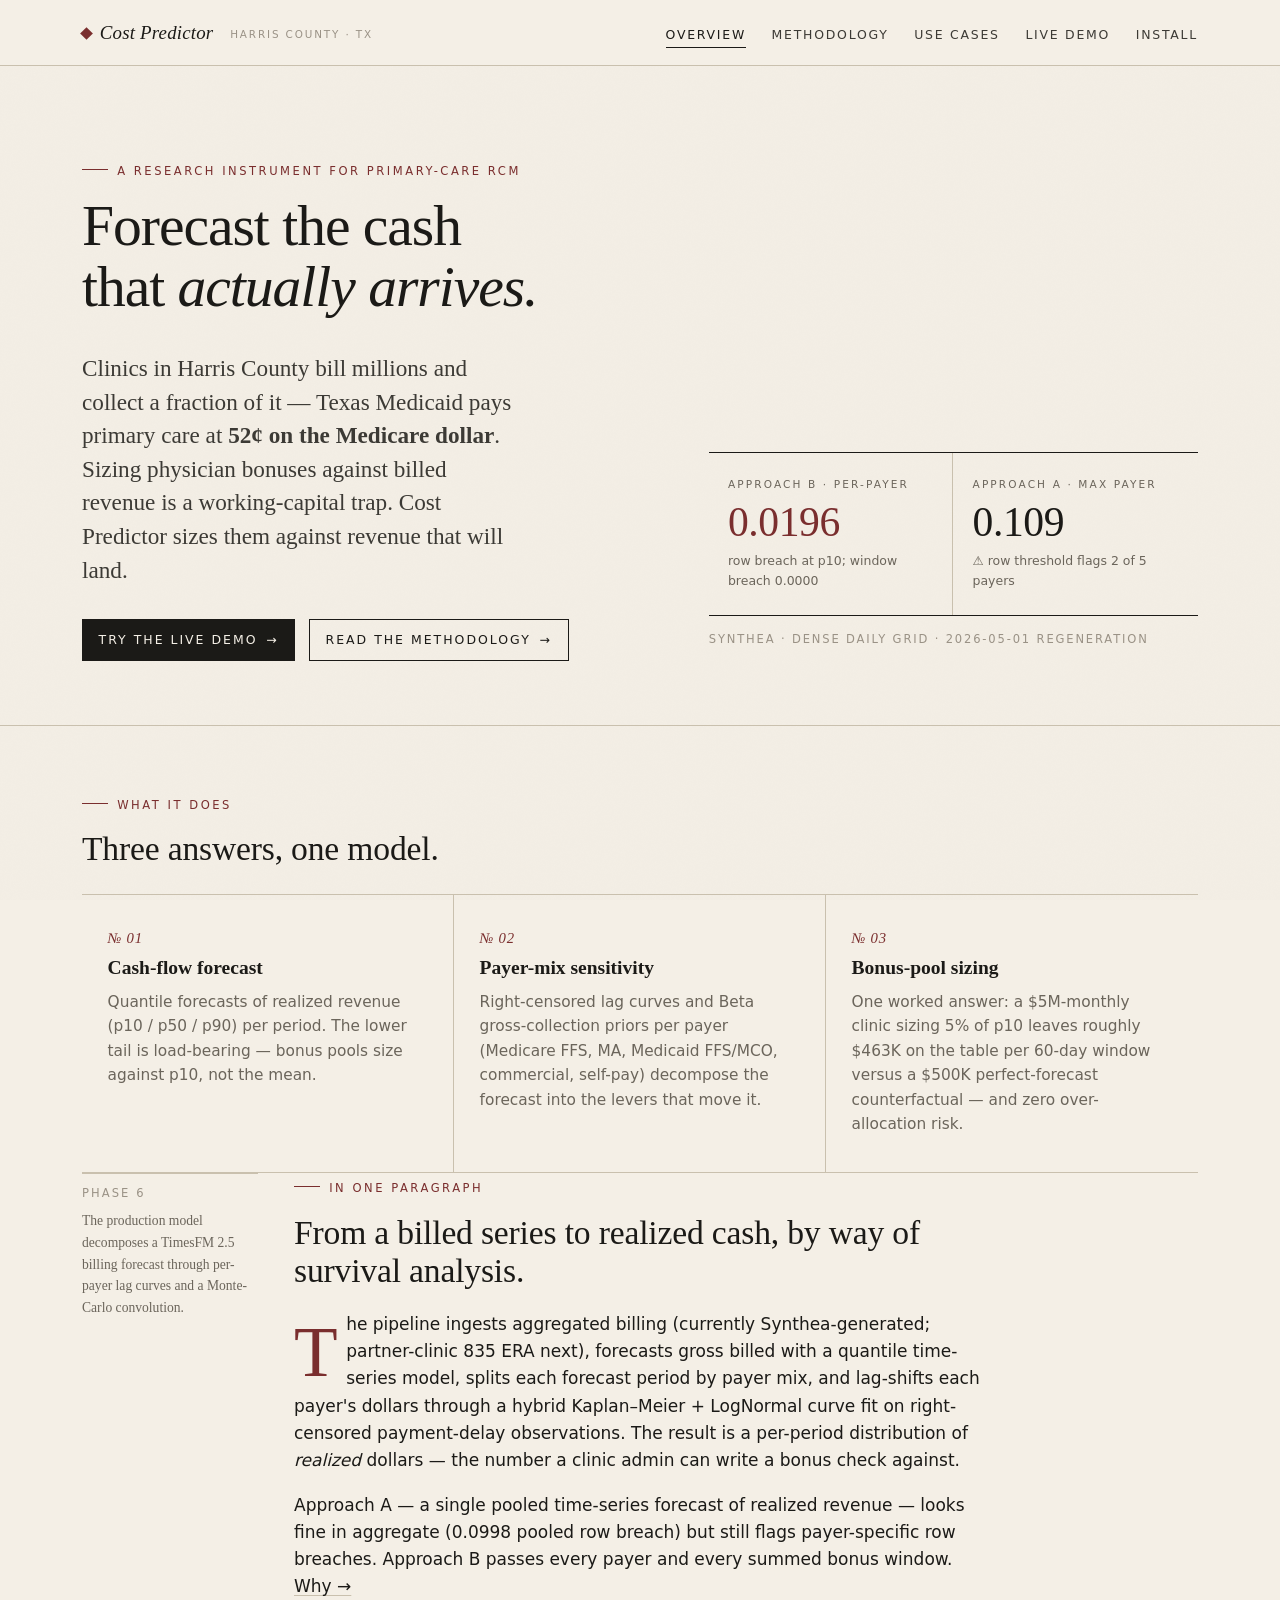
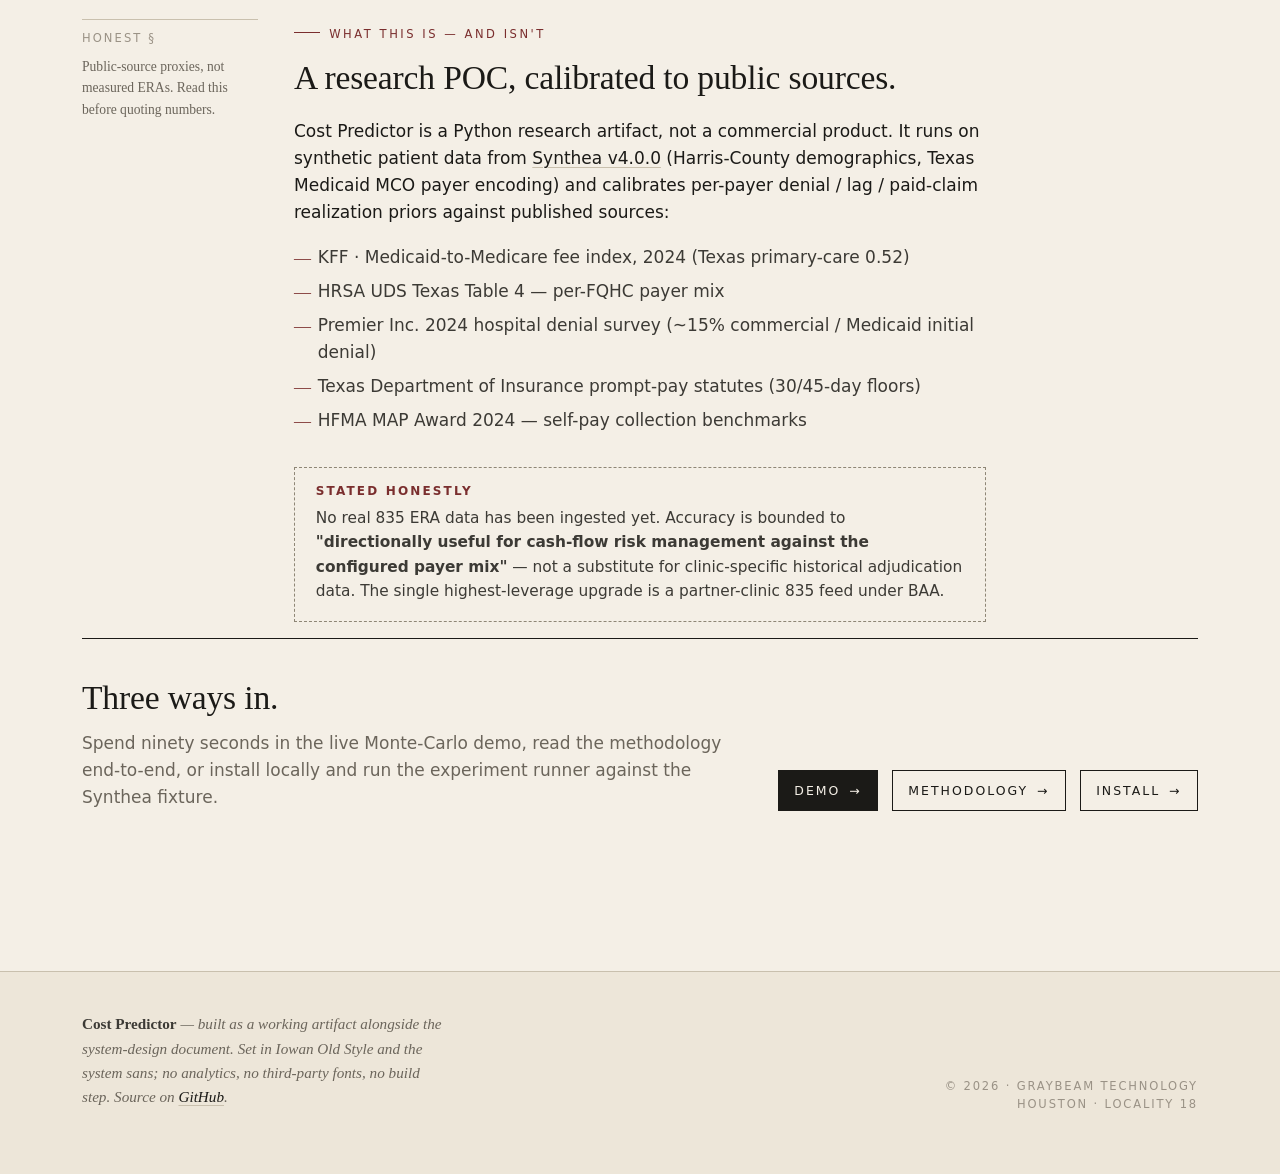
<file: index.html>
<!doctype html>
<html lang="en">
<head>
  <meta charset="utf-8">
  <meta name="viewport" content="width=device-width, initial-scale=1">
  <title>Cost Predictor — forecasting realized clinic revenue, not billed</title>
  <meta name="description" content="A research POC that forecasts realized medical revenue (cash that arrives) for primary-care clinics in Harris County, TX, so bonuses are sized against money that will land — not invoices.">
  <link rel="stylesheet" href="assets/styles.css">
</head>
<body>
  <a class="skip" href="#main">Skip to content</a>

  <header class="site-header">
    <div class="site-header__inner">
      <a class="brand" href="index.html">
        <span class="brand__mark" aria-hidden="true"></span>
        <span class="brand__name">Cost&nbsp;Predictor</span>
        <sub>Harris County · TX</sub>
      </a>
      <nav class="nav" aria-label="Primary">
        <a href="index.html">Overview</a>
        <a href="methodology.html">Methodology</a>
        <a href="usage.html">Use cases</a>
        <a href="demo.html">Live demo</a>
        <a href="install.html">Install</a>
      </nav>
    </div>
  </header>

  <main id="main">

    <!-- ========== HERO ========== -->
    <section class="hero">
      <div class="container">
        <div class="hero__inner">
          <div>
            <p class="eyebrow">A research instrument for primary-care RCM</p>
            <h1>Forecast the cash<br>that <em>actually&nbsp;arrives.</em></h1>
            <p class="lede">
              Clinics in Harris County bill millions and collect a fraction of it — Texas
              Medicaid pays primary care at <strong>52¢ on the Medicare dollar</strong>.
              Sizing physician bonuses against billed revenue is a working-capital trap.
              Cost Predictor sizes them against revenue that will land.
            </p>
            <div class="btn-row">
              <a class="btn" href="demo.html">Try the live demo</a>
              <a class="btn btn--ghost" href="methodology.html">Read the methodology</a>
            </div>
          </div>

          <aside class="hero__numbers" aria-label="Headline result">
            <div class="stat-grid">
              <div class="stat">
                <div class="stat__label">Approach&nbsp;B · per-payer</div>
                <div class="stat__value stat__value--accent num-old">0.0196</div>
                <div class="stat__sub">row breach at p10; window breach 0.0000</div>
              </div>
              <div class="stat">
                <div class="stat__label">Approach&nbsp;A · max payer</div>
                <div class="stat__value num-old">0.109</div>
                <div class="stat__sub">⚠ row threshold flags 2&nbsp;of&nbsp;5 payers</div>
              </div>
            </div>
            <p class="footer-meta" style="text-align:left; margin-top:.9rem;">
              Synthea · dense daily grid · 2026-05-01 regeneration
            </p>
          </aside>
        </div>
      </div>
    </section>

    <!-- ========== WHAT IT DOES ========== -->
    <section class="container" style="padding-top:4rem;">
      <p class="eyebrow">What it does</p>
      <h2 class="prose" style="margin-bottom:1.6rem;">Three answers, one model.</h2>

      <div class="cards">
        <article class="card">
          <div class="card__num">№ 01</div>
          <h3>Cash-flow forecast</h3>
          <p>
            Quantile forecasts of realized revenue (p10 / p50 / p90) per period.
            The lower tail is load-bearing — bonus pools size against p10, not the mean.
          </p>
        </article>
        <article class="card">
          <div class="card__num">№ 02</div>
          <h3>Payer-mix sensitivity</h3>
          <p>
            Right-censored lag curves and Beta gross-collection priors per payer
            (Medicare FFS, MA, Medicaid FFS/MCO, commercial, self-pay) decompose
            the forecast into the levers that move it.
          </p>
        </article>
        <article class="card">
          <div class="card__num">№ 03</div>
          <h3>Bonus-pool sizing</h3>
          <p>
            One worked answer: a $5M-monthly clinic sizing 5% of p10 leaves
            roughly <span class="num-tab">$463K</span> on the table per 60-day
            window versus a $500K perfect-forecast counterfactual — and zero
            over-allocation risk.
          </p>
        </article>
      </div>
    </section>

    <!-- ========== HOW IT WORKS (TLDR) ========== -->
    <section class="container">
      <div class="layout-margin">
        <aside class="marginalia">
          <span>Phase&nbsp;6</span>
          <em>The production model decomposes a TimesFM&nbsp;2.5 billing forecast through per-payer lag curves and a Monte-Carlo convolution.</em>
        </aside>
        <div class="prose">
          <p class="eyebrow">In one paragraph</p>
          <h2>From a billed series to realized cash, by way of survival analysis.</h2>
          <p class="dropcap">
            The pipeline ingests aggregated billing (currently Synthea-generated; partner-clinic
            835&nbsp;ERA next), forecasts gross billed with a quantile time-series model,
            splits each forecast period by payer mix, and lag-shifts each payer's dollars
            through a hybrid Kaplan–Meier&nbsp;+ LogNormal curve fit on right-censored
            payment-delay observations. The result is a per-period distribution of
            <em>realized</em> dollars — the number a clinic admin can write a bonus
            check against.
          </p>
          <p>
            Approach&nbsp;A — a single pooled time-series forecast of realized revenue —
            looks fine in aggregate (<span class="num-tab">0.0998</span> pooled row breach)
            but still flags payer-specific row breaches. Approach&nbsp;B passes
            every payer and every summed bonus window.
            <a href="methodology.html#approaches">Why →</a>
          </p>
        </div>
      </div>
    </section>

    <!-- ========== TRUST / DISCLOSURE ========== -->
    <section class="container">
      <div class="layout-margin">
        <aside class="marginalia">
          <span>Honest&nbsp;§</span>
          <em>Public-source proxies, not measured ERAs. Read this before quoting numbers.</em>
        </aside>
        <div class="prose">
          <p class="eyebrow">What this is — and isn't</p>
          <h2>A research POC, calibrated to public sources.</h2>
          <p>
            Cost Predictor is a Python research artifact, not a commercial product.
            It runs on synthetic patient data from <a href="https://github.com/synthetichealth/synthea">Synthea&nbsp;v4.0.0</a>
            (Harris-County demographics, Texas Medicaid MCO payer encoding) and
            calibrates per-payer denial / lag / paid-claim realization priors against published sources:
          </p>
          <ul class="dash">
            <li>KFF · Medicaid-to-Medicare fee index, 2024 (Texas primary-care 0.52)</li>
            <li>HRSA UDS Texas Table 4 — per-FQHC payer mix</li>
            <li>Premier Inc. 2024 hospital denial survey (~15% commercial / Medicaid initial denial)</li>
            <li>Texas Department of Insurance prompt-pay statutes (30/45-day floors)</li>
            <li>HFMA MAP Award 2024 — self-pay collection benchmarks</li>
          </ul>
          <div class="disclose">
            <h4>Stated honestly</h4>
            <p>
              No real 835 ERA data has been ingested yet. Accuracy is bounded to
              <strong>"directionally useful for cash-flow risk management against the
              configured payer mix"</strong> — not a substitute for clinic-specific
              historical adjudication data. The single highest-leverage upgrade is a
              partner-clinic 835 feed under BAA.
            </p>
          </div>
        </div>
      </div>
    </section>

    <!-- ========== CTA ========== -->
    <section class="container">
      <div style="border-top:1px solid var(--ink); padding-top:2.5rem; display:grid; grid-template-columns:1fr auto; gap:2rem; align-items:end;">
        <div class="prose">
          <h2 style="margin:0 0 .35em;">Three ways in.</h2>
          <p style="color:var(--ink-mute); margin:0;">
            Spend ninety seconds in the live Monte-Carlo demo, read the methodology end-to-end,
            or install locally and run the experiment runner against the Synthea fixture.
          </p>
        </div>
        <div class="btn-row">
          <a class="btn" href="demo.html">Demo</a>
          <a class="btn btn--ghost" href="methodology.html">Methodology</a>
          <a class="btn btn--ghost" href="install.html">Install</a>
        </div>
      </div>
    </section>

  </main>

  <footer class="site-footer">
    <div class="site-footer__inner">
      <p class="colophon">
        <strong>Cost Predictor</strong> — built as a working artifact alongside
        the system-design document. Set in Iowan Old Style and the system sans;
        no analytics, no third-party fonts, no build step. Source on
        <a href="https://github.com/GrayBeamTechnology/cost-predictor">GitHub</a>.
      </p>
      <p class="footer-meta">
        © 2026 · GrayBeam Technology<br>
        Houston · Locality 18
      </p>
    </div>
  </footer>

  <script src="assets/site.js"></script>
</body>
</html>
</file>
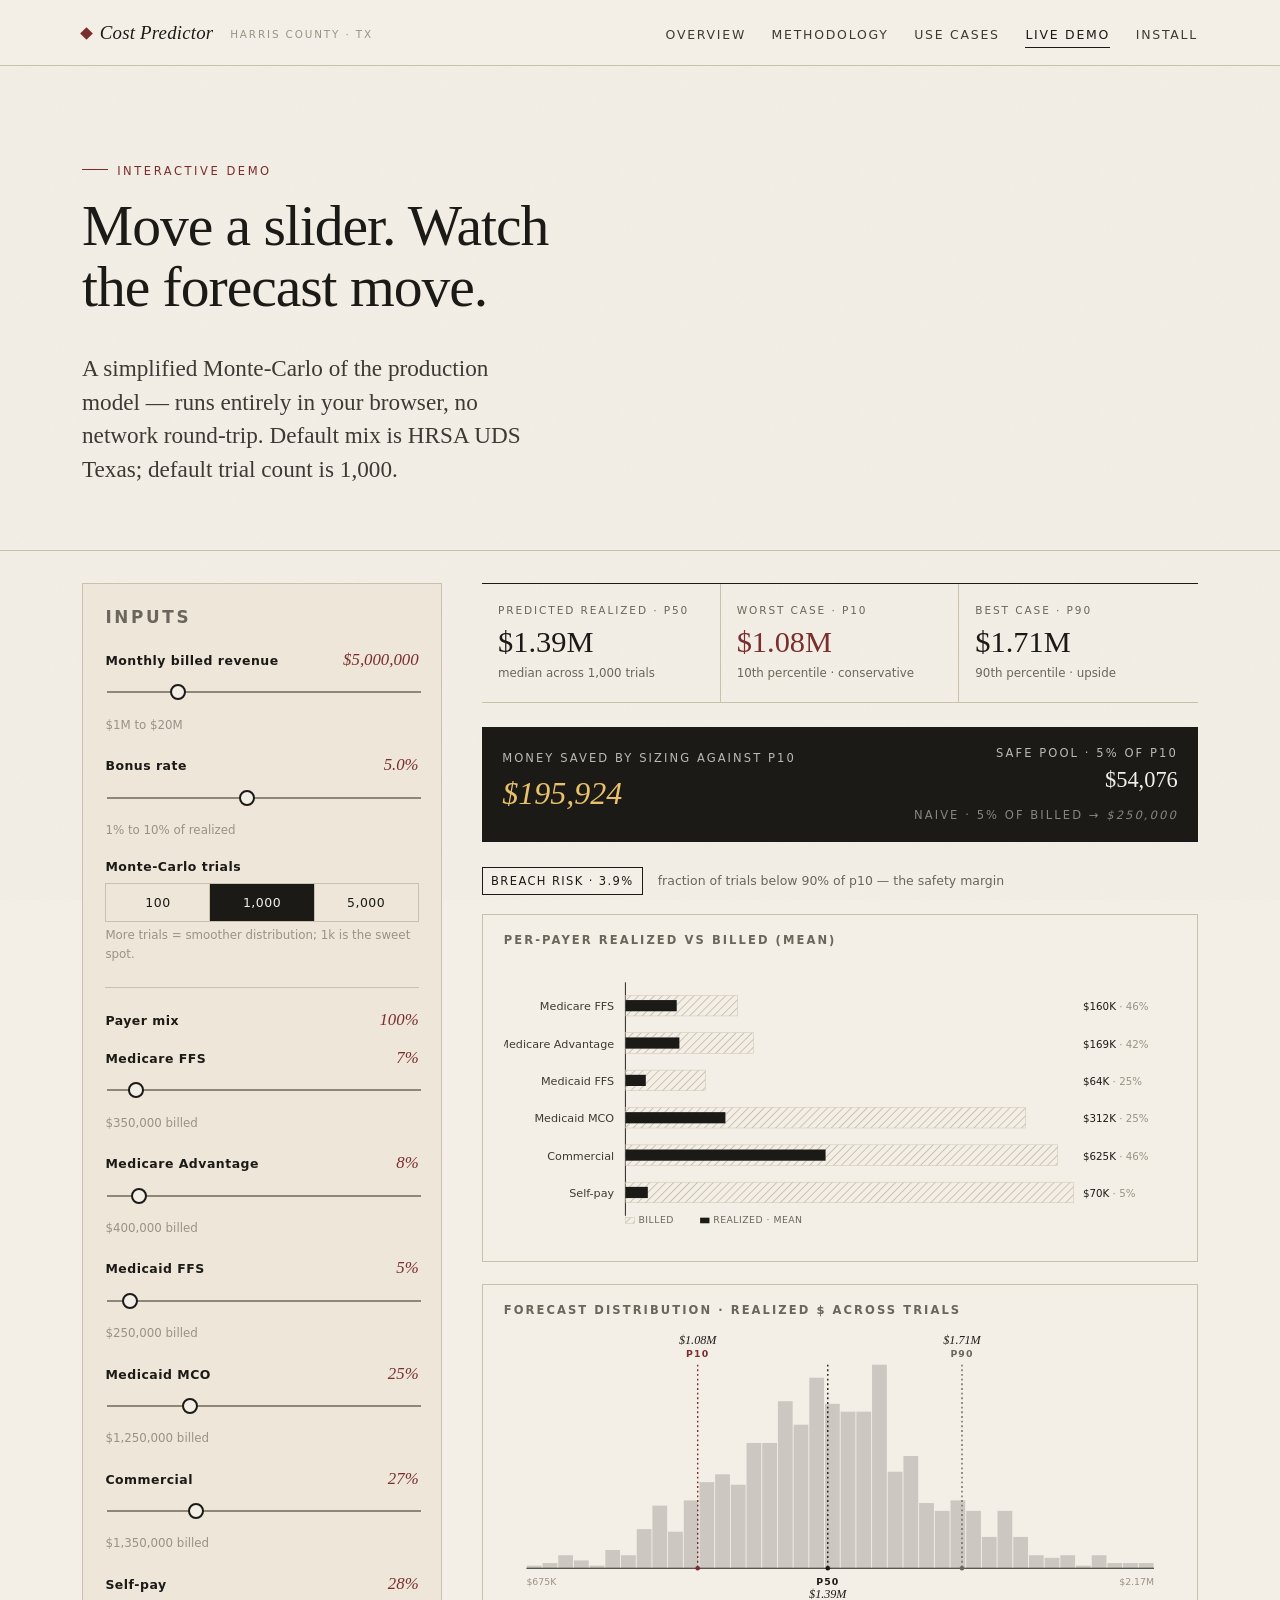
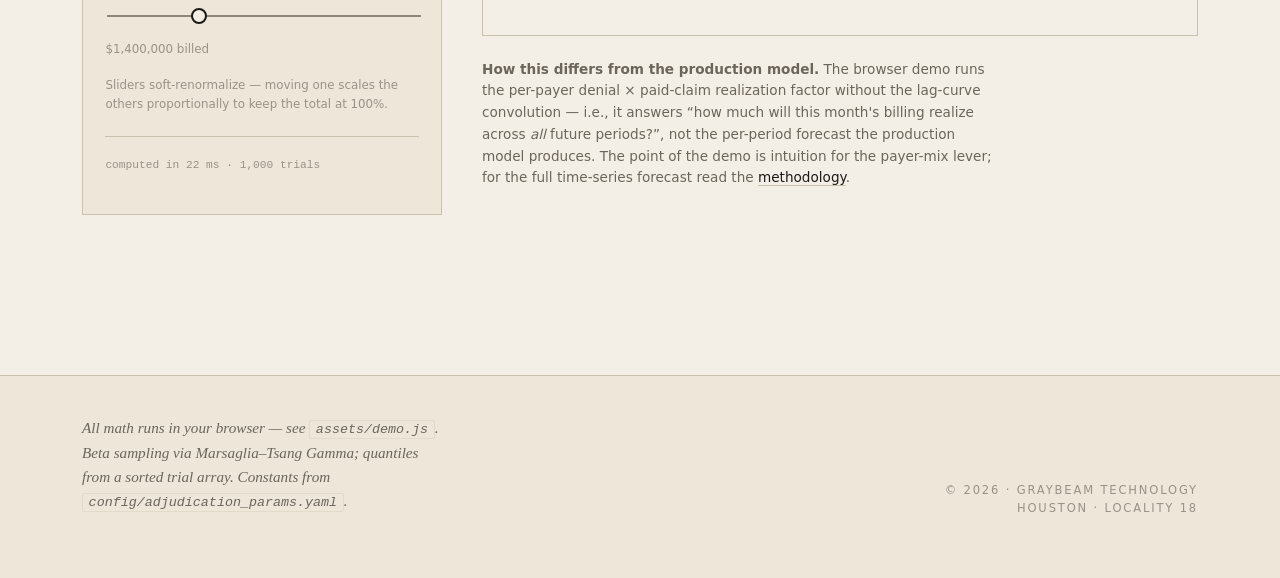
<file: demo.html>
<!doctype html>
<html lang="en">
<head>
  <meta charset="utf-8">
  <meta name="viewport" content="width=device-width, initial-scale=1">
  <title>Live demo — Cost Predictor</title>
  <meta name="description" content="Interactive Monte-Carlo demo: tune monthly billed revenue, payer mix, and bonus rate, watch the realized-revenue forecast and bonus pool size update in real time.">
  <link rel="stylesheet" href="assets/styles.css">
</head>
<body>
  <a class="skip" href="#main">Skip to content</a>

  <header class="site-header">
    <div class="site-header__inner">
      <a class="brand" href="index.html">
        <span class="brand__mark" aria-hidden="true"></span>
        <span class="brand__name">Cost&nbsp;Predictor</span>
        <sub>Harris County · TX</sub>
      </a>
      <nav class="nav" aria-label="Primary">
        <a href="index.html">Overview</a>
        <a href="methodology.html">Methodology</a>
        <a href="usage.html">Use cases</a>
        <a href="demo.html" aria-current="page">Live demo</a>
        <a href="install.html">Install</a>
      </nav>
    </div>
  </header>

  <main id="main">

    <section class="hero" style="padding-bottom:2rem;">
      <div class="container">
        <p class="eyebrow">Interactive demo</p>
        <h1 style="max-width:18ch;">Move a slider. Watch the forecast move.</h1>
        <p class="lede">
          A simplified Monte-Carlo of the production model — runs entirely
          in your browser, no network round-trip. Default mix is HRSA UDS
          Texas; default trial count is 1,000.
        </p>
      </div>
    </section>

    <section class="container" style="margin-top:2rem;">
      <div class="demo-grid">

        <!-- ========== CONTROLS ========== -->
        <aside class="controls" aria-label="Demo inputs">
          <h2>Inputs</h2>

          <div class="field">
            <div class="field__head">
              <label for="monthly-billed" class="field__label">Monthly billed revenue</label>
              <span class="field__value" id="monthly-billed-value">$5,000,000</span>
            </div>
            <input type="range" id="monthly-billed" min="1000000" max="20000000" step="250000" value="5000000" aria-label="Monthly billed revenue in dollars">
            <div class="field__sub">$1M to $20M</div>
          </div>

          <div class="field">
            <div class="field__head">
              <label for="bonus-rate" class="field__label">Bonus rate</label>
              <span class="field__value" id="bonus-rate-value">5.0%</span>
            </div>
            <input type="range" id="bonus-rate" min="1" max="10" step="0.5" value="5" aria-label="Bonus rate as percentage of realized">
            <div class="field__sub">1% to 10% of realized</div>
          </div>

          <div class="field">
            <div class="field__head">
              <span class="field__label">Monte-Carlo trials</span>
            </div>
            <div class="radio-row" role="radiogroup" aria-label="Number of Monte-Carlo trials">
              <label><input type="radio" name="trials" value="100"><span>100</span></label>
              <label><input type="radio" name="trials" value="1000" checked><span>1,000</span></label>
              <label><input type="radio" name="trials" value="5000"><span>5,000</span></label>
            </div>
            <div class="field__sub">More trials = smoother distribution; 1k is the sweet spot.</div>
          </div>

          <div style="border-top:1px solid var(--rule); margin-top:1.4rem; padding-top:1.2rem;">
            <div class="field__head" style="margin-bottom:.7rem;">
              <span class="field__label">Payer mix</span>
              <span class="field__value" id="mix-total">100%</span>
            </div>
            <div id="payer-mix"></div>
            <p class="field__sub" style="margin-top:.65rem;">
              Sliders soft-renormalize — moving one scales the others
              proportionally to keep the total at 100%.
            </p>
          </div>

          <div style="border-top:1px solid var(--rule); margin-top:1.4rem; padding-top:1rem;">
            <p id="perf" class="field__sub" style="font-family:var(--mono); font-size:.7rem; color:var(--ink-faint);">computing…</p>
          </div>
        </aside>

        <!-- ========== READOUTS ========== -->
        <div class="readouts">

          <!-- Headline numbers -->
          <div class="readout-grid">
            <div class="readout">
              <div class="readout__label">Predicted realized · p50</div>
              <div class="readout__value" id="hd-p50">—</div>
              <div class="readout__sub" id="hd-p50-sub">median across trials</div>
            </div>
            <div class="readout">
              <div class="readout__label">Worst case · p10</div>
              <div class="readout__value readout__value--accent" id="hd-p10">—</div>
              <div class="readout__sub" id="hd-p10-sub">10th percentile</div>
            </div>
            <div class="readout">
              <div class="readout__label">Best case · p90</div>
              <div class="readout__value" id="hd-p90">—</div>
              <div class="readout__sub" id="hd-p90-sub">90th percentile</div>
            </div>
          </div>

          <!-- Bonus banner: the headline outcome -->
          <div class="banner" role="status" aria-live="polite">
            <div>
              <div class="banner__title">Money saved by sizing against p10</div>
              <div class="banner__value" id="hd-saved">—</div>
            </div>
            <div style="text-align:right;">
              <div class="banner__title">Safe pool · 5% of p10</div>
              <div style="font-family:var(--serif); font-feature-settings:'onum' 1, 'pnum' 1; font-size:1.4rem; color:var(--paper);" id="hd-safe">—</div>
              <div class="banner__title" style="margin-top:.5rem; opacity:.5;">Naive · 5% of billed → <span id="hd-naive" style="font-style:italic;">—</span></div>
            </div>
          </div>

          <!-- Calibration cue badge -->
          <div style="margin-bottom:1.2rem;">
            <span id="breach-badge" class="badge badge--good">
              <span class="badge__dot"></span>
              Breach risk · 0.0%
            </span>
            <span style="font-family:var(--sans); font-size:.78rem; color:var(--ink-mute); margin-left:.6rem;">
              fraction of trials below 90% of p10 — the safety margin
            </span>
          </div>

          <!-- Per-payer bar chart -->
          <div class="chart-block">
            <h3>Per-payer realized vs billed (mean)</h3>
            <svg id="chart-bars" viewBox="0 0 720 280" xmlns="http://www.w3.org/2000/svg" role="img" aria-label="Per-payer billed and realized bars"></svg>
          </div>

          <!-- Forecast histogram -->
          <div class="chart-block">
            <h3>Forecast distribution · realized $ across trials</h3>
            <svg id="chart-hist" viewBox="0 0 720 280" xmlns="http://www.w3.org/2000/svg" role="img" aria-label="Histogram of realized revenue across Monte-Carlo trials"></svg>
          </div>

          <p style="font-family:var(--sans); font-size:.85rem; color:var(--ink-mute); max-width:60ch;">
            <strong>How this differs from the production model.</strong>
            The browser demo runs the per-payer denial × paid-claim realization factor
            without the lag-curve convolution — i.e., it answers
            &ldquo;how much will this month's billing realize across
            <em>all</em> future periods?&rdquo;, not the per-period
            forecast the production model produces. The point of the
            demo is intuition for the payer-mix lever; for the full
            time-series forecast read the
            <a href="methodology.html">methodology</a>.
          </p>

        </div>

      </div>
    </section>

  </main>

  <footer class="site-footer">
    <div class="site-footer__inner">
      <p class="colophon">
        All math runs in your browser — see <code>assets/demo.js</code>.
        Beta sampling via Marsaglia–Tsang Gamma; quantiles from a sorted
        trial array. Constants from
        <code>config/adjudication_params.yaml</code>.
      </p>
      <p class="footer-meta">
        © 2026 · GrayBeam Technology<br>
        Houston · Locality 18
      </p>
    </div>
  </footer>

  <script src="assets/site.js"></script>
  <script src="assets/demo.js"></script>
</body>
</html>
</file>
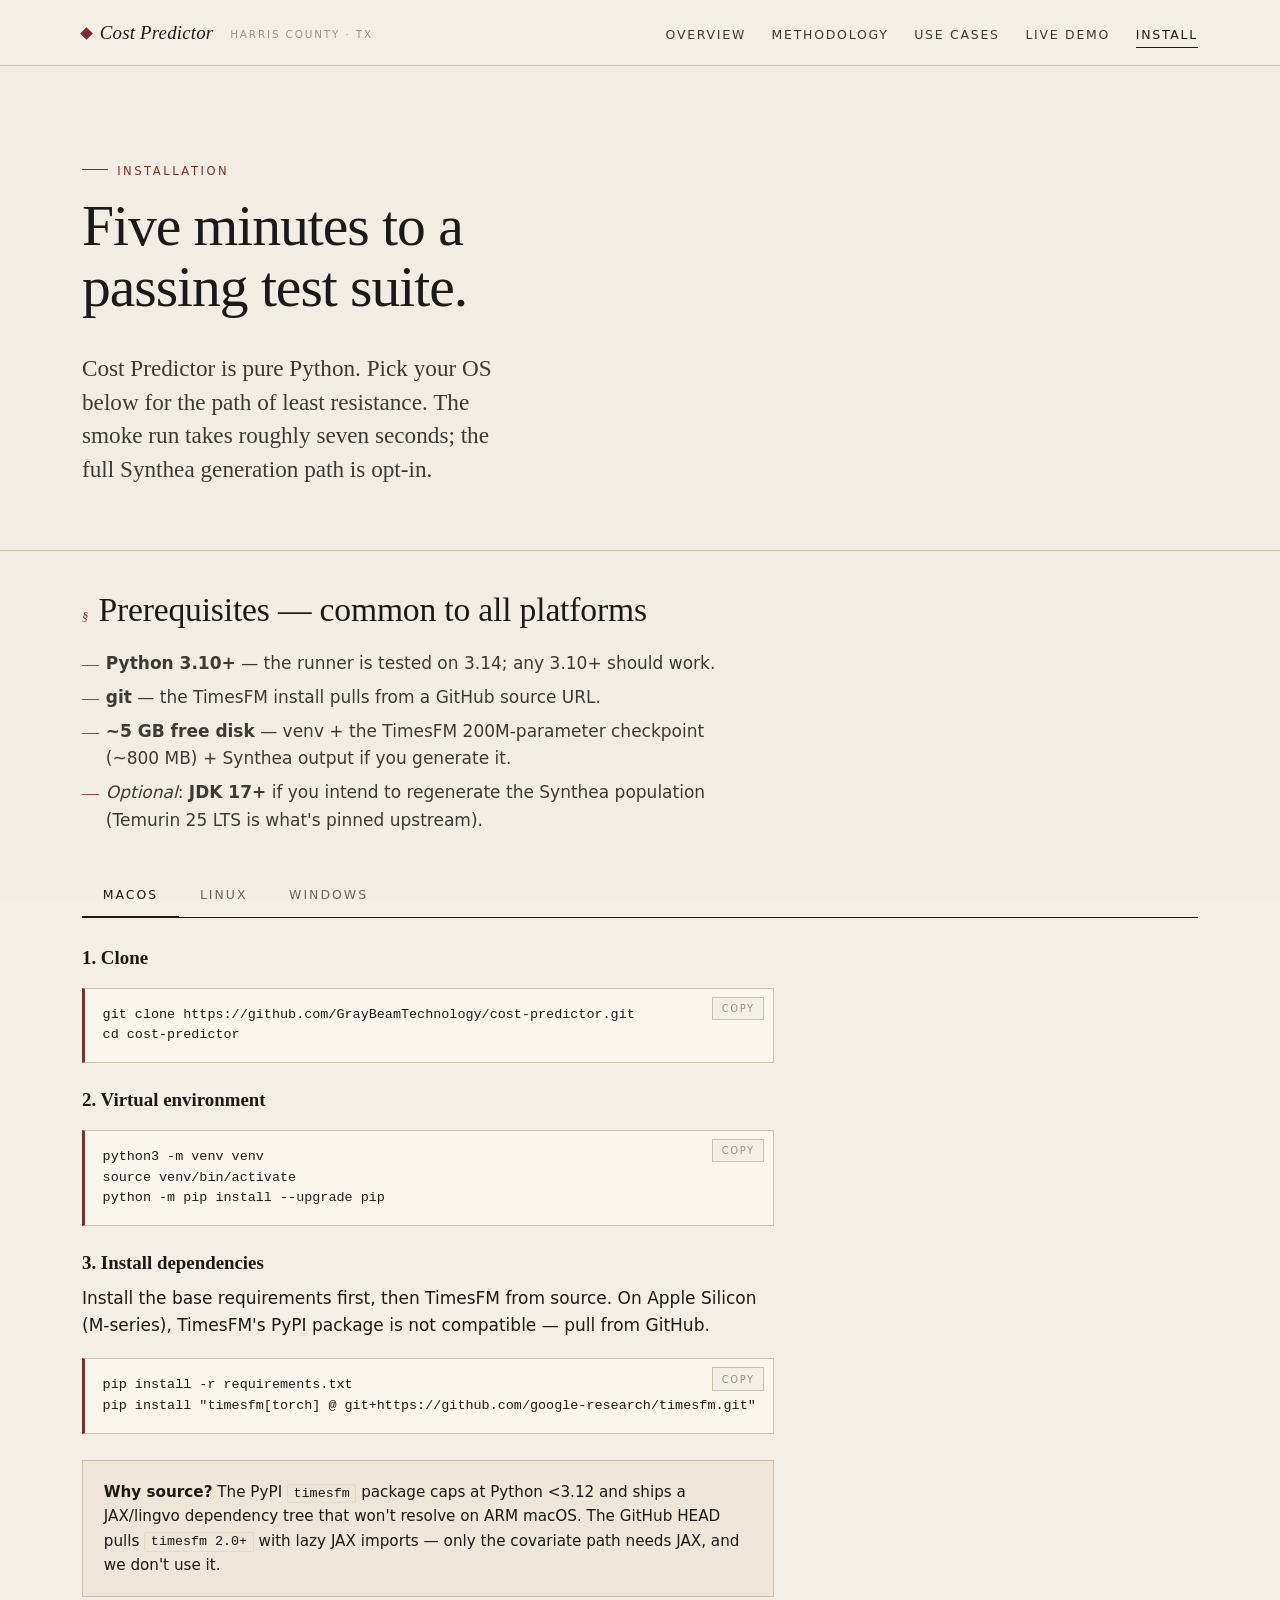
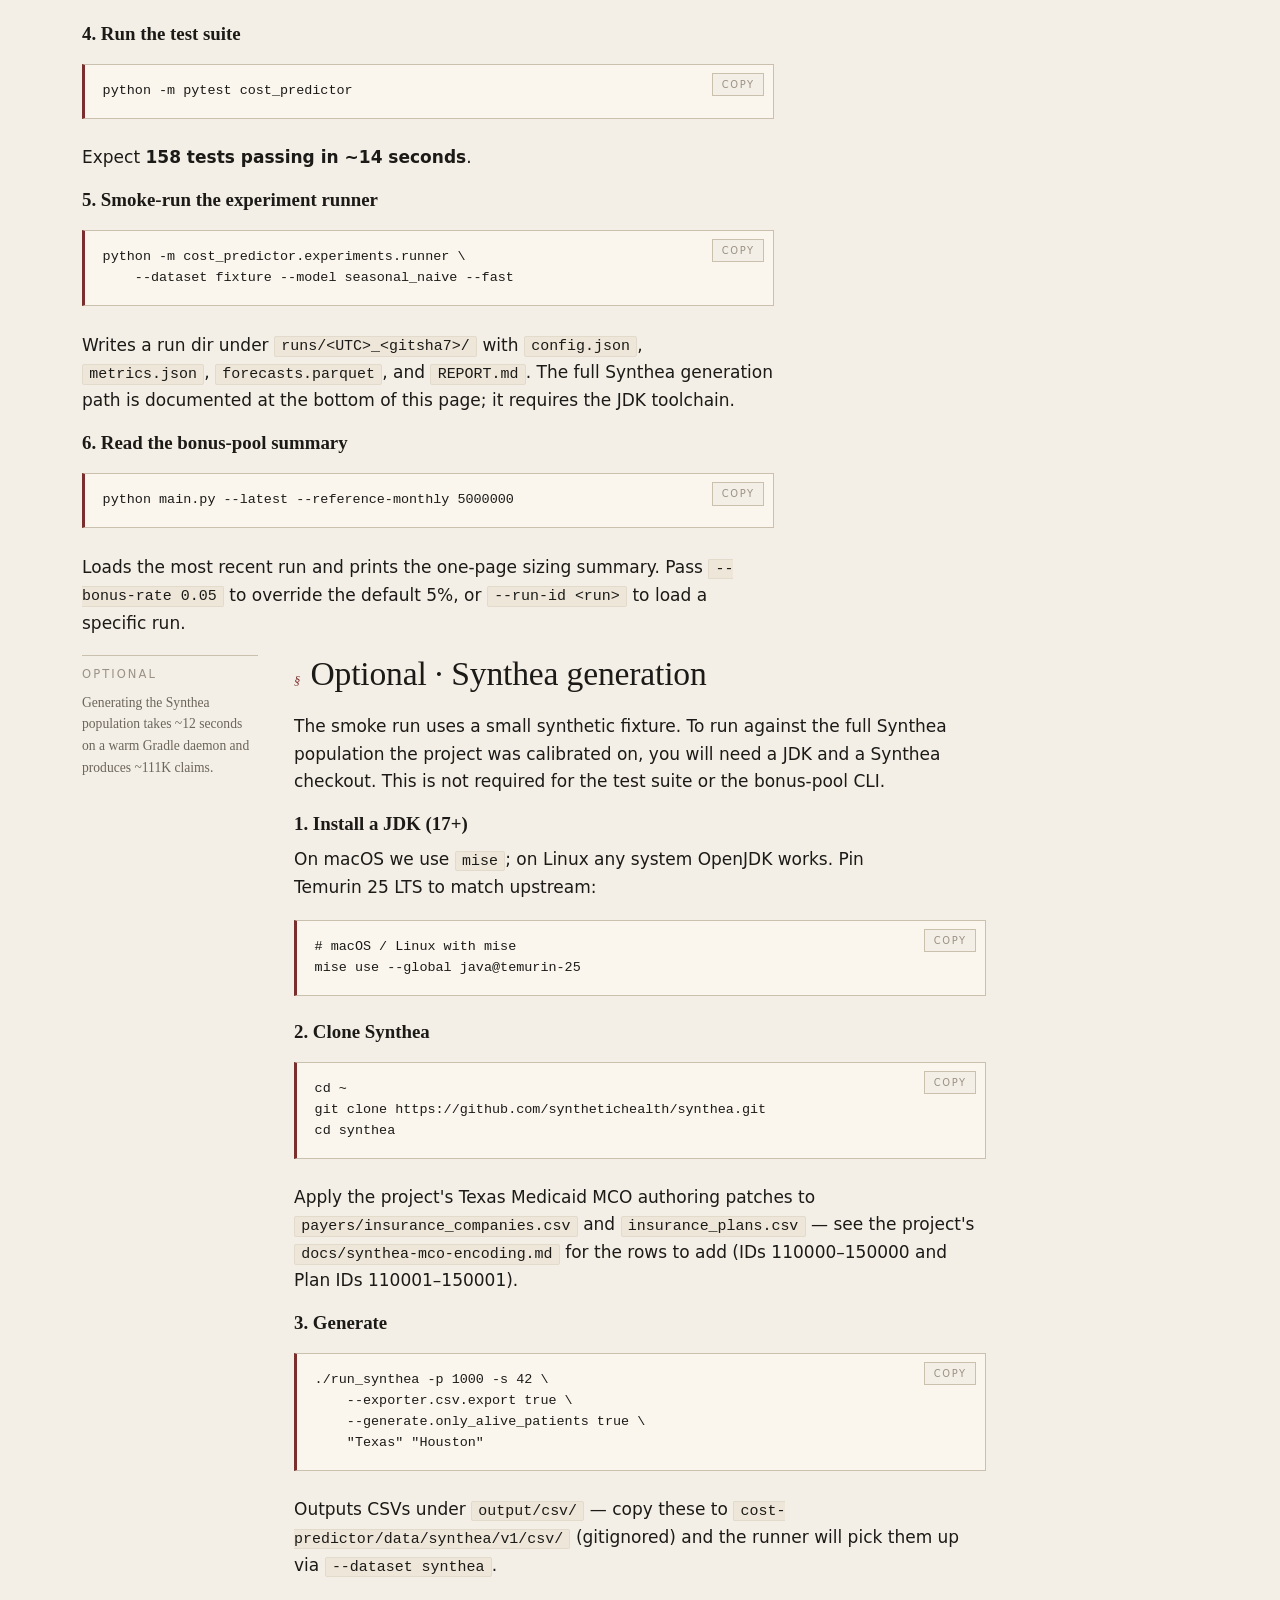
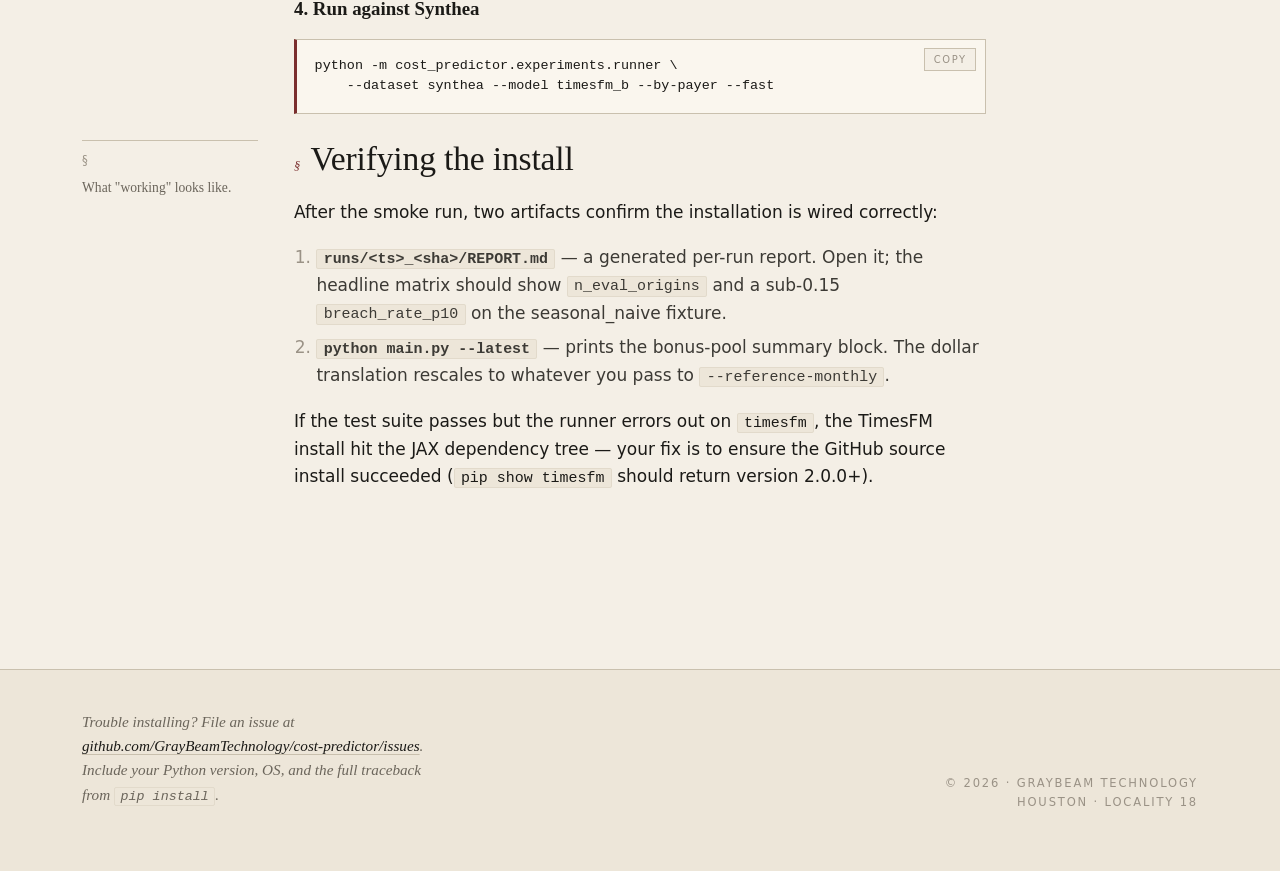
<file: install.html>
<!doctype html>
<html lang="en">
<head>
  <meta charset="utf-8">
  <meta name="viewport" content="width=device-width, initial-scale=1">
  <title>Install — Cost Predictor</title>
  <meta name="description" content="Step-by-step install of Cost Predictor on macOS, Linux, and Windows. Python 3.10+, ~5 GB free, optional TimesFM dependency from source on Apple Silicon.">
  <link rel="stylesheet" href="assets/styles.css">
</head>
<body>
  <a class="skip" href="#main">Skip to content</a>

  <header class="site-header">
    <div class="site-header__inner">
      <a class="brand" href="index.html">
        <span class="brand__mark" aria-hidden="true"></span>
        <span class="brand__name">Cost&nbsp;Predictor</span>
        <sub>Harris County · TX</sub>
      </a>
      <nav class="nav" aria-label="Primary">
        <a href="index.html">Overview</a>
        <a href="methodology.html">Methodology</a>
        <a href="usage.html">Use cases</a>
        <a href="demo.html">Live demo</a>
        <a href="install.html" aria-current="page">Install</a>
      </nav>
    </div>
  </header>

  <main id="main">

    <section class="hero" style="padding-bottom:2rem;">
      <div class="container">
        <p class="eyebrow">Installation</p>
        <h1 style="max-width:18ch;">Five minutes to a passing test suite.</h1>
        <p class="lede">
          Cost Predictor is pure Python. Pick your OS below for the path of
          least resistance. The smoke run takes roughly seven seconds; the
          full Synthea generation path is opt-in.
        </p>
      </div>
    </section>

    <section class="container" style="margin-top:2.5rem;">
      <div class="prose">
        <h2><span class="section-num">§</span>Prerequisites — common to all platforms</h2>
        <ul class="dash">
          <li><strong>Python 3.10+</strong> — the runner is tested on 3.14; any 3.10+ should work.</li>
          <li><strong>git</strong> — the TimesFM install pulls from a GitHub source URL.</li>
          <li><strong>~5&nbsp;GB free disk</strong> — venv + the TimesFM 200M-parameter checkpoint (~800&nbsp;MB) + Synthea output if you generate it.</li>
          <li><em>Optional</em>: <strong>JDK 17+</strong> if you intend to regenerate the Synthea population (Temurin 25 LTS is what's pinned upstream).</li>
        </ul>
      </div>
    </section>

    <section class="container" style="margin-top:2.5rem;">
      <div data-tabs class="tabs-container">
        <div class="tabs" role="tablist" aria-label="Operating system">
          <button type="button" class="tab-btn" data-tab="mac" role="tab" id="tab-mac" aria-controls="panel-mac">macOS</button>
          <button type="button" class="tab-btn" data-tab="linux" role="tab" id="tab-linux" aria-controls="panel-linux">Linux</button>
          <button type="button" class="tab-btn" data-tab="windows" role="tab" id="tab-windows" aria-controls="panel-windows">Windows</button>
        </div>

        <!-- ===== macOS ===== -->
        <section class="tab-panel" data-tab="mac" id="panel-mac" role="tabpanel" aria-labelledby="tab-mac">
          <div class="prose">
            <h3>1. Clone</h3>
<pre><code>git clone https://github.com/GrayBeamTechnology/cost-predictor.git
cd cost-predictor</code></pre>

            <h3>2. Virtual environment</h3>
<pre><code>python3 -m venv venv
source venv/bin/activate
python -m pip install --upgrade pip</code></pre>

            <h3>3. Install dependencies</h3>
            <p>
              Install the base requirements first, then TimesFM from source.
              On Apple Silicon (M-series), TimesFM's PyPI package is not
              compatible — pull from GitHub.
            </p>
<pre><code>pip install -r requirements.txt
pip install "timesfm[torch] @ git+https://github.com/google-research/timesfm.git"</code></pre>
            <div class="callout">
              <strong>Why source?</strong> The PyPI <code>timesfm</code> package
              caps at Python &lt;3.12 and ships a JAX/lingvo dependency tree
              that won't resolve on ARM&nbsp;macOS. The GitHub HEAD pulls
              <code>timesfm 2.0+</code> with lazy JAX imports — only the
              covariate path needs JAX, and we don't use it.
            </div>

            <h3>4. Run the test suite</h3>
<pre><code>python -m pytest cost_predictor</code></pre>
            <p>Expect <strong>158 tests passing in ~14 seconds</strong>.</p>

            <h3>5. Smoke-run the experiment runner</h3>
<pre><code>python -m cost_predictor.experiments.runner \
    --dataset fixture --model seasonal_naive --fast</code></pre>
            <p>
              Writes a run dir under <code>runs/&lt;UTC&gt;_&lt;gitsha7&gt;/</code>
              with <code>config.json</code>, <code>metrics.json</code>,
              <code>forecasts.parquet</code>, and <code>REPORT.md</code>. The
              full Synthea generation path is documented at the bottom of this
              page; it requires the JDK toolchain.
            </p>

            <h3>6. Read the bonus-pool summary</h3>
<pre><code>python main.py --latest --reference-monthly 5000000</code></pre>
            <p>
              Loads the most recent run and prints the one-page sizing
              summary. Pass <code>--bonus-rate 0.05</code> to override the
              default 5%, or <code>--run-id &lt;run&gt;</code> to load a
              specific run.
            </p>
          </div>
        </section>

        <!-- ===== Linux ===== -->
        <section class="tab-panel" data-tab="linux" id="panel-linux" role="tabpanel" aria-labelledby="tab-linux">
          <div class="prose">
            <h3>1. Clone</h3>
<pre><code>git clone https://github.com/GrayBeamTechnology/cost-predictor.git
cd cost-predictor</code></pre>

            <h3>2. Virtual environment</h3>
<pre><code>python3 -m venv venv
source venv/bin/activate
python -m pip install --upgrade pip</code></pre>

            <h3>3. Install dependencies</h3>
<pre><code>pip install -r requirements.txt
pip install "timesfm[torch] @ git+https://github.com/google-research/timesfm.git"</code></pre>
            <p>
              On x86_64 Linux, the PyPI <code>timesfm</code> wheel works for
              Python 3.10/3.11. The GitHub source path is recommended for
              Python 3.12+ (which is most current distros), and is what the
              project tracks.
            </p>

            <h3>4. Run the test suite</h3>
<pre><code>python -m pytest cost_predictor</code></pre>

            <h3>5. Smoke-run the experiment runner</h3>
<pre><code>python -m cost_predictor.experiments.runner \
    --dataset fixture --model seasonal_naive --fast</code></pre>

            <h3>6. Read the bonus-pool summary</h3>
<pre><code>python main.py --latest --reference-monthly 5000000</code></pre>
          </div>
        </section>

        <!-- ===== Windows ===== -->
        <section class="tab-panel" data-tab="windows" id="panel-windows" role="tabpanel" aria-labelledby="tab-windows">
          <div class="prose">
            <div class="callout">
              <strong>Recommended: WSL2.</strong> Native Python on Windows
              works for the runner and tests, but the heavy ML deps (TimesFM,
              torch) install with materially less friction inside WSL2 —
              and the rest of the project assumes a POSIX-ish shell. If
              you have a corporate constraint that rules out WSL2, the
              native instructions below are tested and work; expect a
              slightly bumpier ride on the TimesFM line.
            </div>

            <h3>1. Clone (PowerShell)</h3>
<pre><code>git clone https://github.com/GrayBeamTechnology/cost-predictor.git
cd cost-predictor</code></pre>

            <h3>2. Virtual environment</h3>
<pre><code>python -m venv venv
venv\Scripts\activate
python -m pip install --upgrade pip</code></pre>

            <h3>3. Install dependencies</h3>
<pre><code>pip install -r requirements.txt
pip install "timesfm[torch] @ git+https://github.com/google-research/timesfm.git"</code></pre>
            <p>
              If <code>pip install</code> fails on the TimesFM line, you're
              hit by the same ARM/JAX dependency knot Apple Silicon users
              encounter — easiest fix is to do this part inside WSL2.
            </p>

            <h3>4. Run the test suite</h3>
<pre><code>python -m pytest cost_predictor</code></pre>

            <h3>5. Smoke-run the experiment runner</h3>
<pre><code>python -m cost_predictor.experiments.runner ^
    --dataset fixture --model seasonal_naive --fast</code></pre>

            <h3>6. Read the bonus-pool summary</h3>
<pre><code>python main.py --latest --reference-monthly 5000000</code></pre>

            <h3>WSL2 fallback</h3>
            <p>
              If you've installed WSL2 with an Ubuntu distribution, switch
              to the <a href="#" data-tab="linux">Linux tab</a> above —
              the instructions are identical from there.
            </p>
          </div>
        </section>
      </div>
    </section>

    <!-- ========== Synthea generation ========== -->
    <section class="container" id="synthea">
      <div class="layout-margin">
        <aside class="marginalia">
          <span>Optional</span>
          <em>Generating the Synthea population takes ~12 seconds on a warm Gradle daemon and produces ~111K claims.</em>
        </aside>
        <div class="prose">
          <h2><span class="section-num">§</span>Optional · Synthea generation</h2>
          <p>
            The smoke run uses a small synthetic fixture. To run against
            the full Synthea population the project was calibrated on,
            you will need a JDK and a Synthea checkout. This is not
            required for the test suite or the bonus-pool CLI.
          </p>

          <h3>1. Install a JDK (17+)</h3>
          <p>
            On macOS we use <code>mise</code>; on Linux any system OpenJDK
            works. Pin Temurin&nbsp;25&nbsp;LTS to match upstream:
          </p>
<pre><code># macOS / Linux with mise
mise use --global java@temurin-25</code></pre>

          <h3>2. Clone Synthea</h3>
<pre><code>cd ~
git clone https://github.com/synthetichealth/synthea.git
cd synthea</code></pre>
          <p>
            Apply the project's Texas Medicaid MCO authoring patches to
            <code>payers/insurance_companies.csv</code> and
            <code>insurance_plans.csv</code> — see the project's
            <code>docs/synthea-mco-encoding.md</code> for the rows to add
            (IDs 110000–150000 and Plan IDs 110001–150001).
          </p>

          <h3>3. Generate</h3>
<pre><code>./run_synthea -p 1000 -s 42 \
    --exporter.csv.export true \
    --generate.only_alive_patients true \
    "Texas" "Houston"</code></pre>
          <p>
            Outputs CSVs under <code>output/csv/</code> — copy these to
            <code>cost-predictor/data/synthea/v1/csv/</code> (gitignored)
            and the runner will pick them up via <code>--dataset synthea</code>.
          </p>

          <h3>4. Run against Synthea</h3>
<pre><code>python -m cost_predictor.experiments.runner \
    --dataset synthea --model timesfm_b --by-payer --fast</code></pre>
        </div>
      </div>
    </section>

    <!-- ========== Verifying ========== -->
    <section class="container" id="verify">
      <div class="layout-margin">
        <aside class="marginalia">
          <span>§</span>
          <em>What &quot;working&quot; looks like.</em>
        </aside>
        <div class="prose">
          <h2><span class="section-num">§</span>Verifying the install</h2>
          <p>
            After the smoke run, two artifacts confirm the installation is
            wired correctly:
          </p>
          <ol>
            <li>
              <strong><code>runs/&lt;ts&gt;_&lt;sha&gt;/REPORT.md</code></strong>
              — a generated per-run report. Open it; the headline matrix
              should show <code>n_eval_origins</code> and a sub-0.15
              <code>breach_rate_p10</code> on the seasonal_naive fixture.
            </li>
            <li>
              <strong><code>python main.py --latest</code></strong>
              — prints the bonus-pool summary block. The dollar
              translation rescales to whatever you pass to
              <code>--reference-monthly</code>.
            </li>
          </ol>
          <p>
            If the test suite passes but the runner errors out on
            <code>timesfm</code>, the TimesFM install hit the JAX
            dependency tree — your fix is to ensure the GitHub source
            install succeeded (<code>pip show timesfm</code> should
            return version 2.0.0+).
          </p>
        </div>
      </div>
    </section>

  </main>

  <footer class="site-footer">
    <div class="site-footer__inner">
      <p class="colophon">
        Trouble installing? File an issue at
        <a href="https://github.com/GrayBeamTechnology/cost-predictor/issues">github.com/GrayBeamTechnology/cost-predictor/issues</a>.
        Include your Python version, OS, and the full traceback from
        <code>pip install</code>.
      </p>
      <p class="footer-meta">
        © 2026 · GrayBeam Technology<br>
        Houston · Locality 18
      </p>
    </div>
  </footer>

  <script src="assets/site.js"></script>
</body>
</html>
</file>
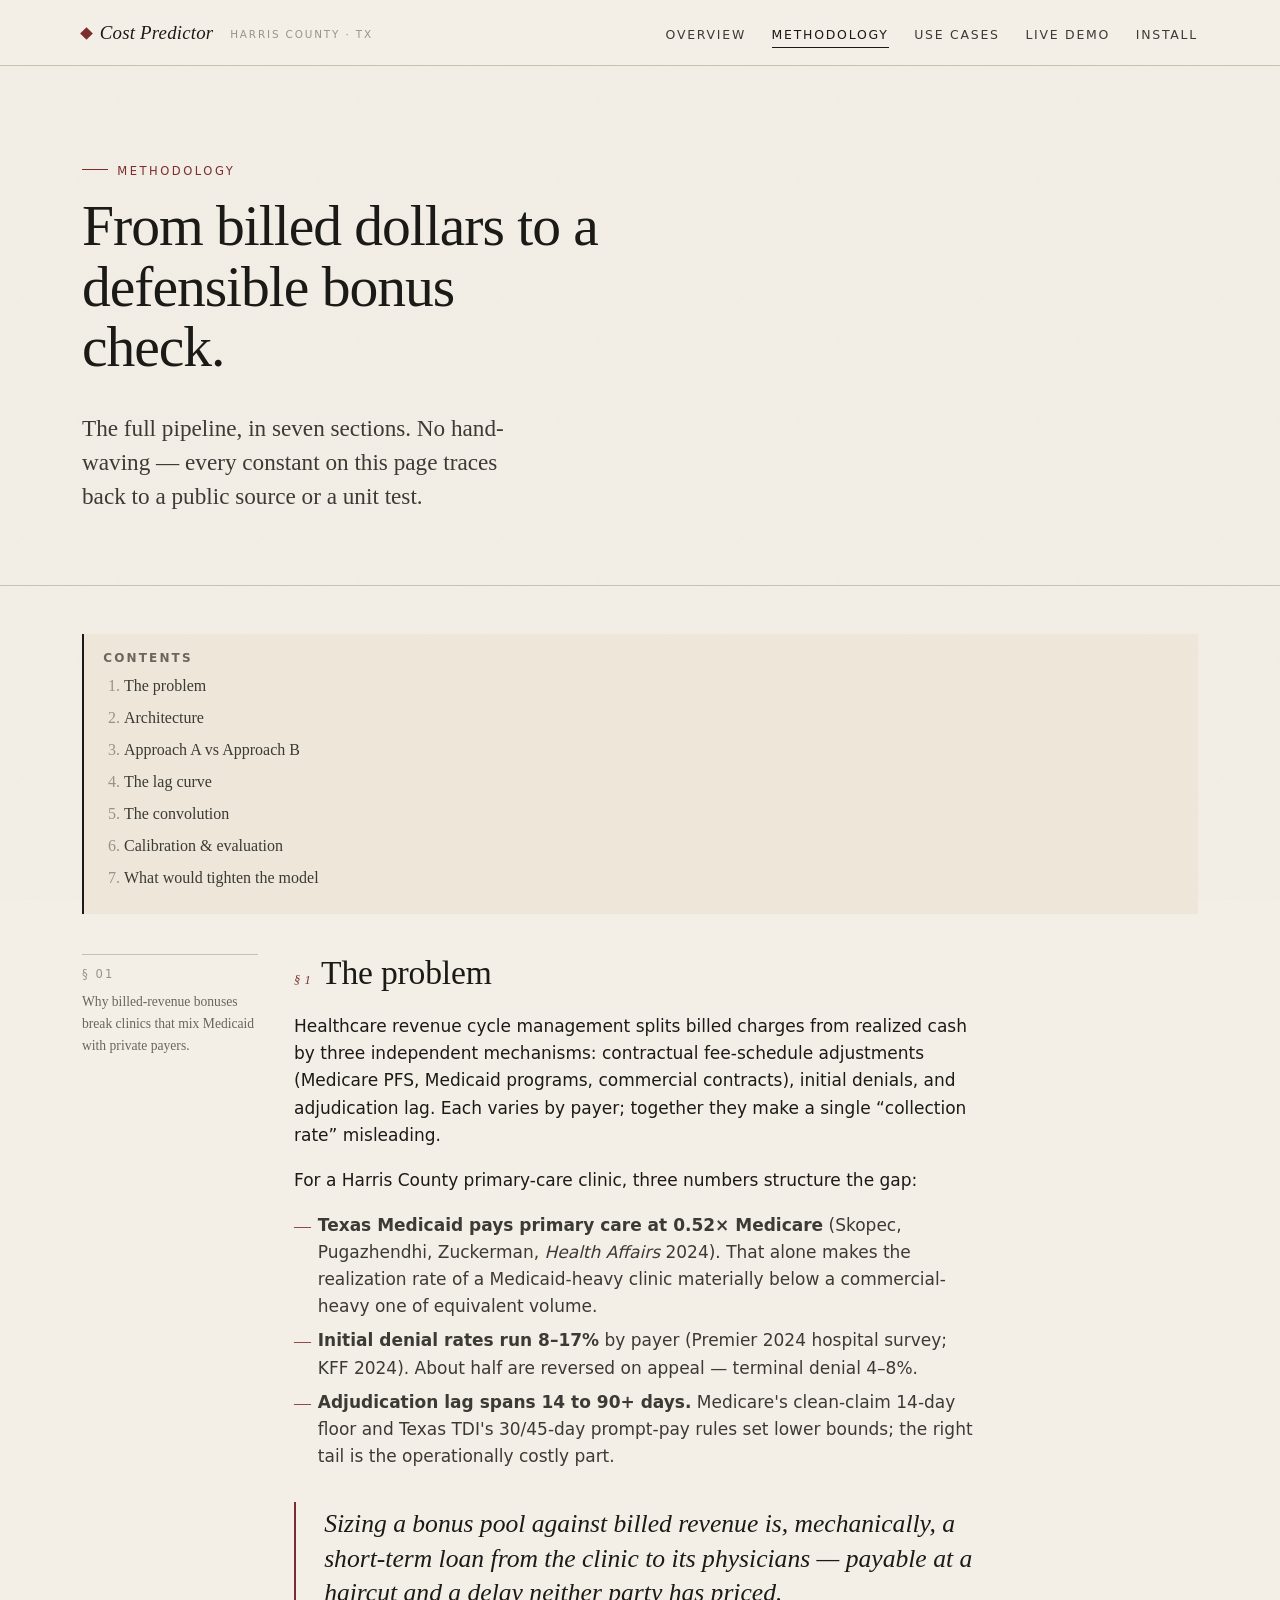
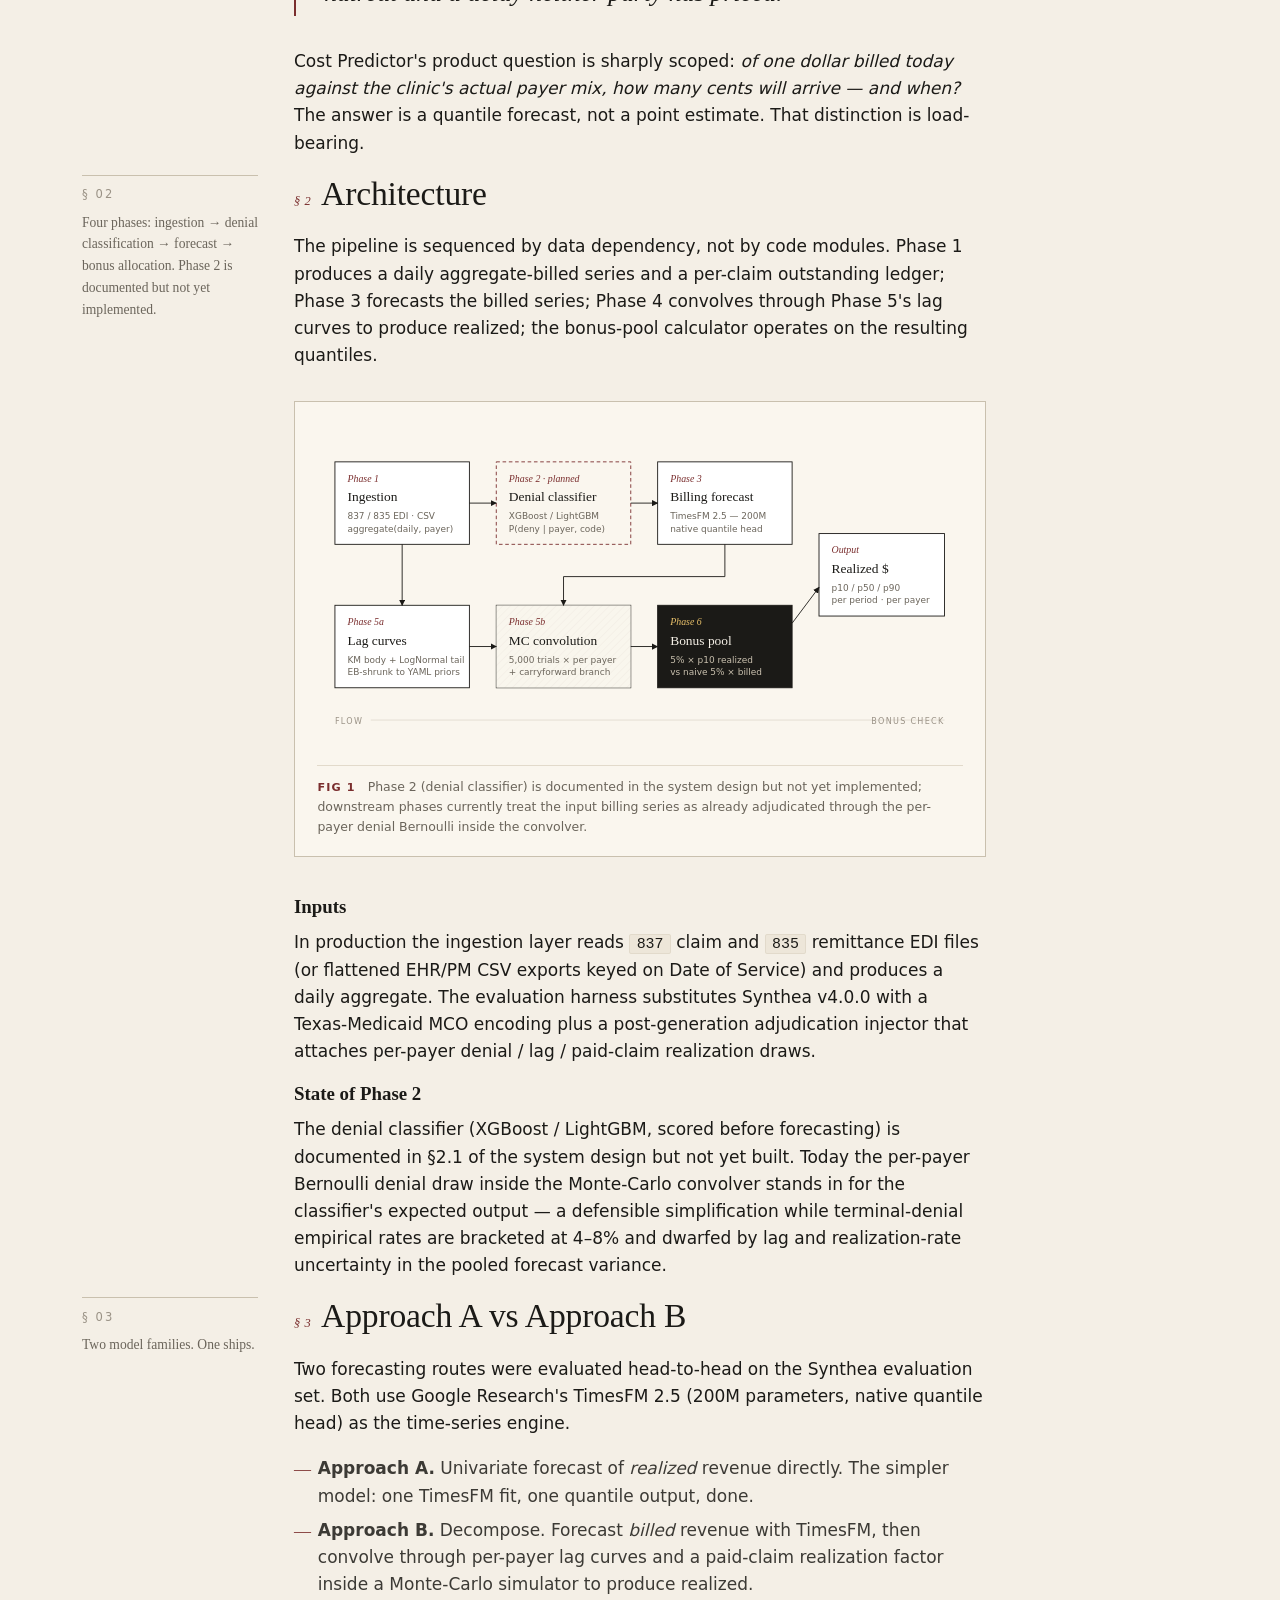
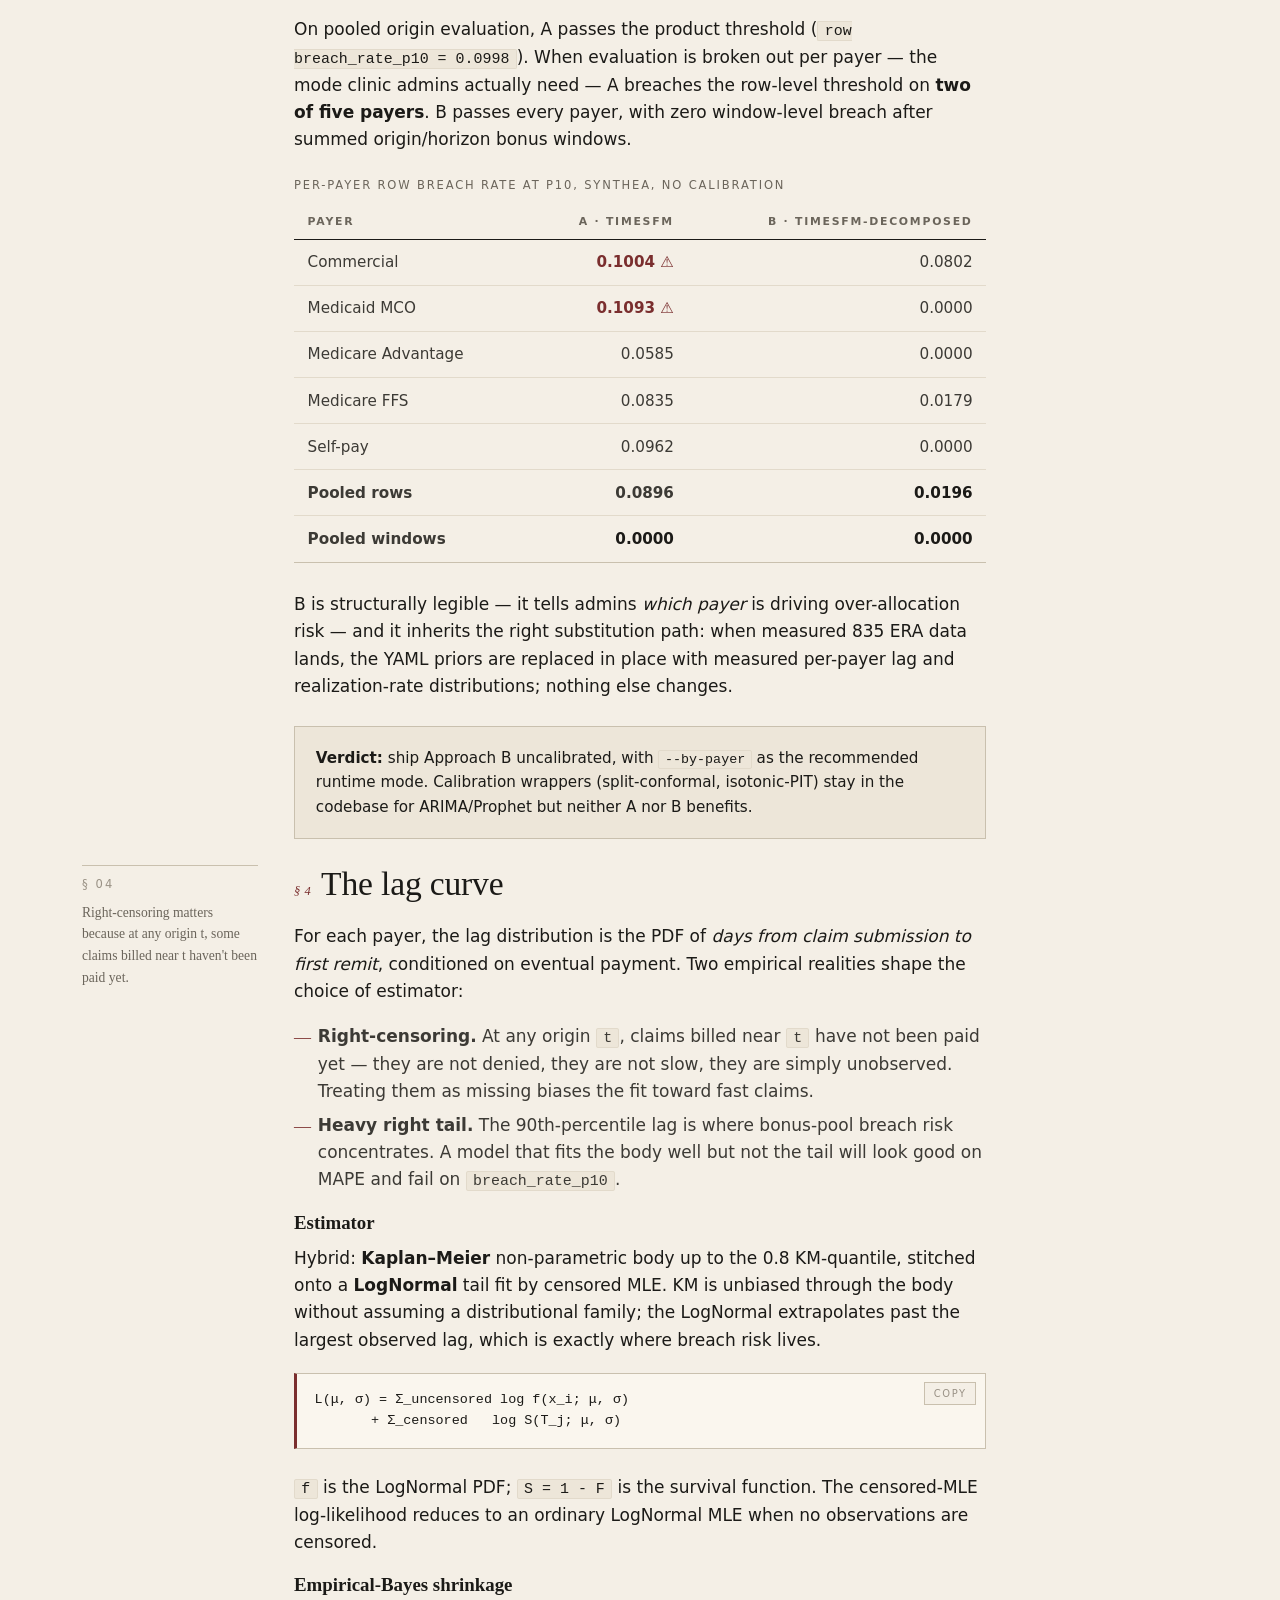
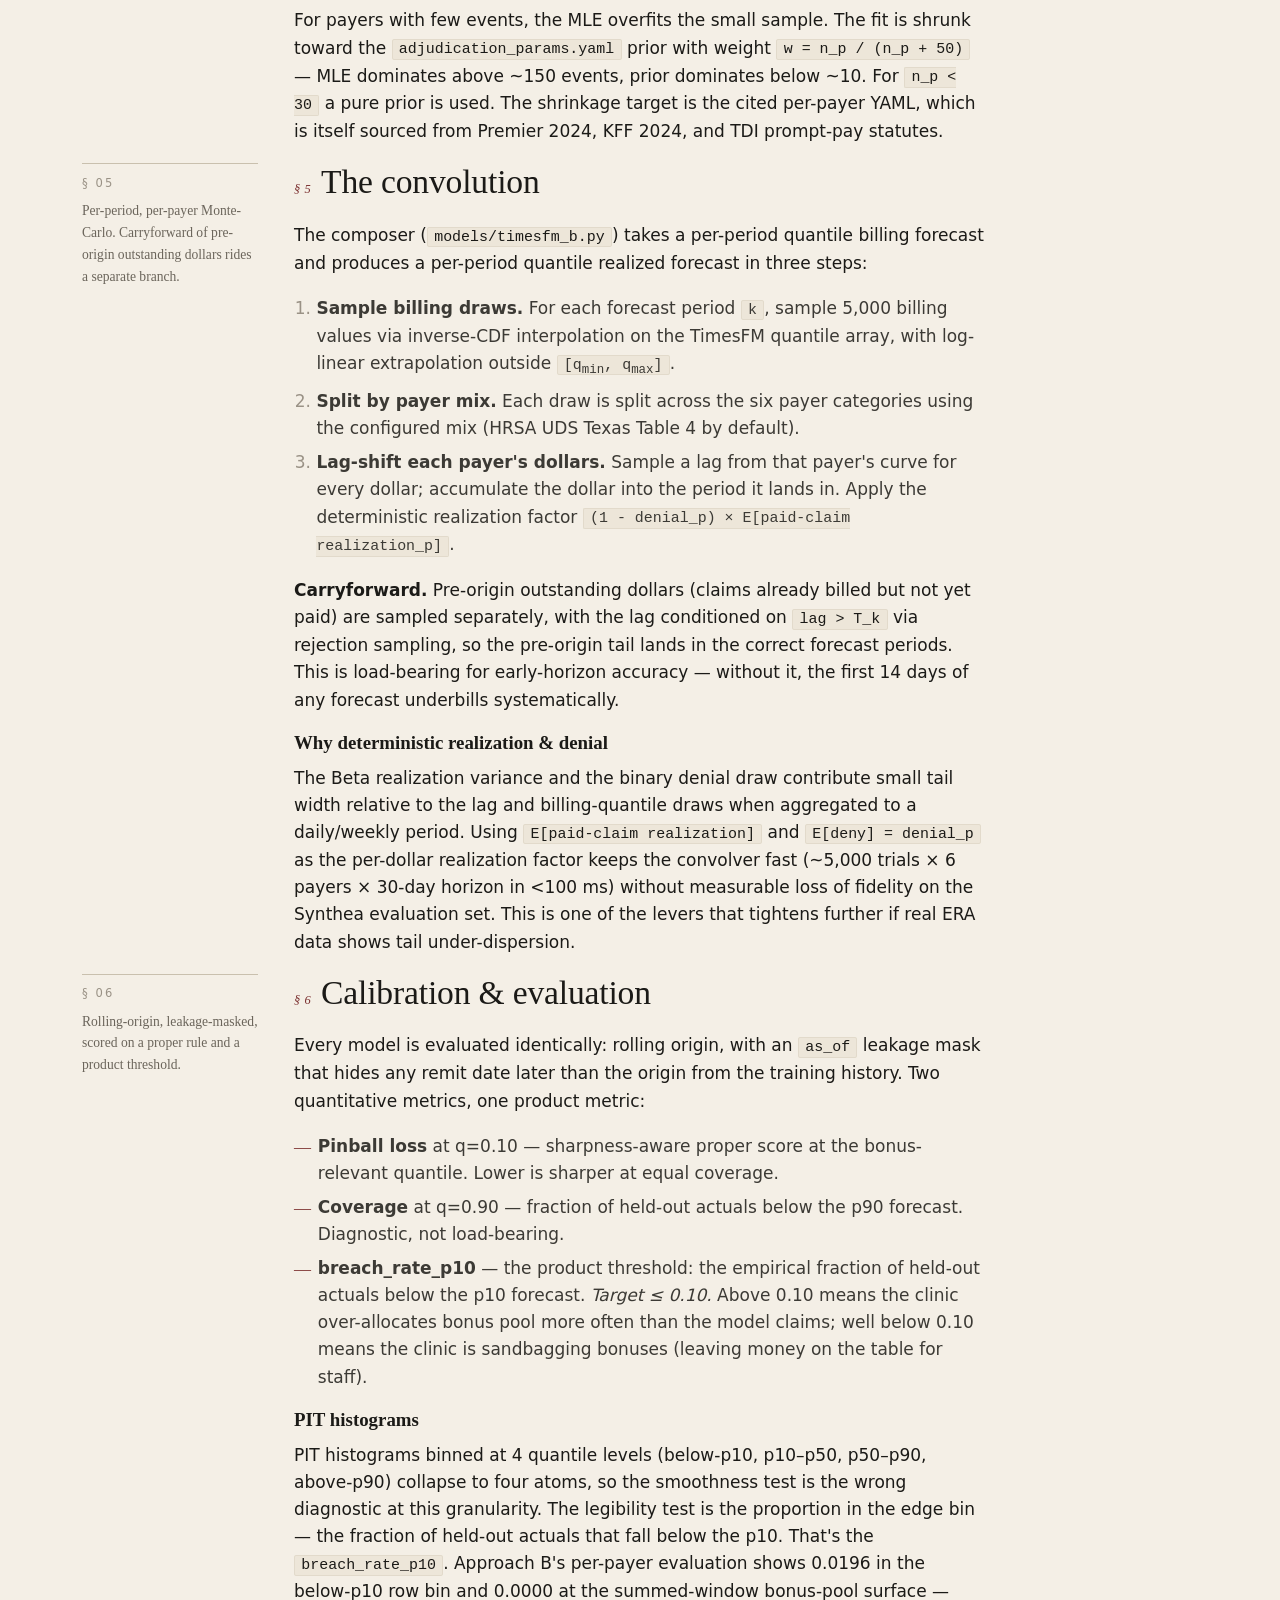
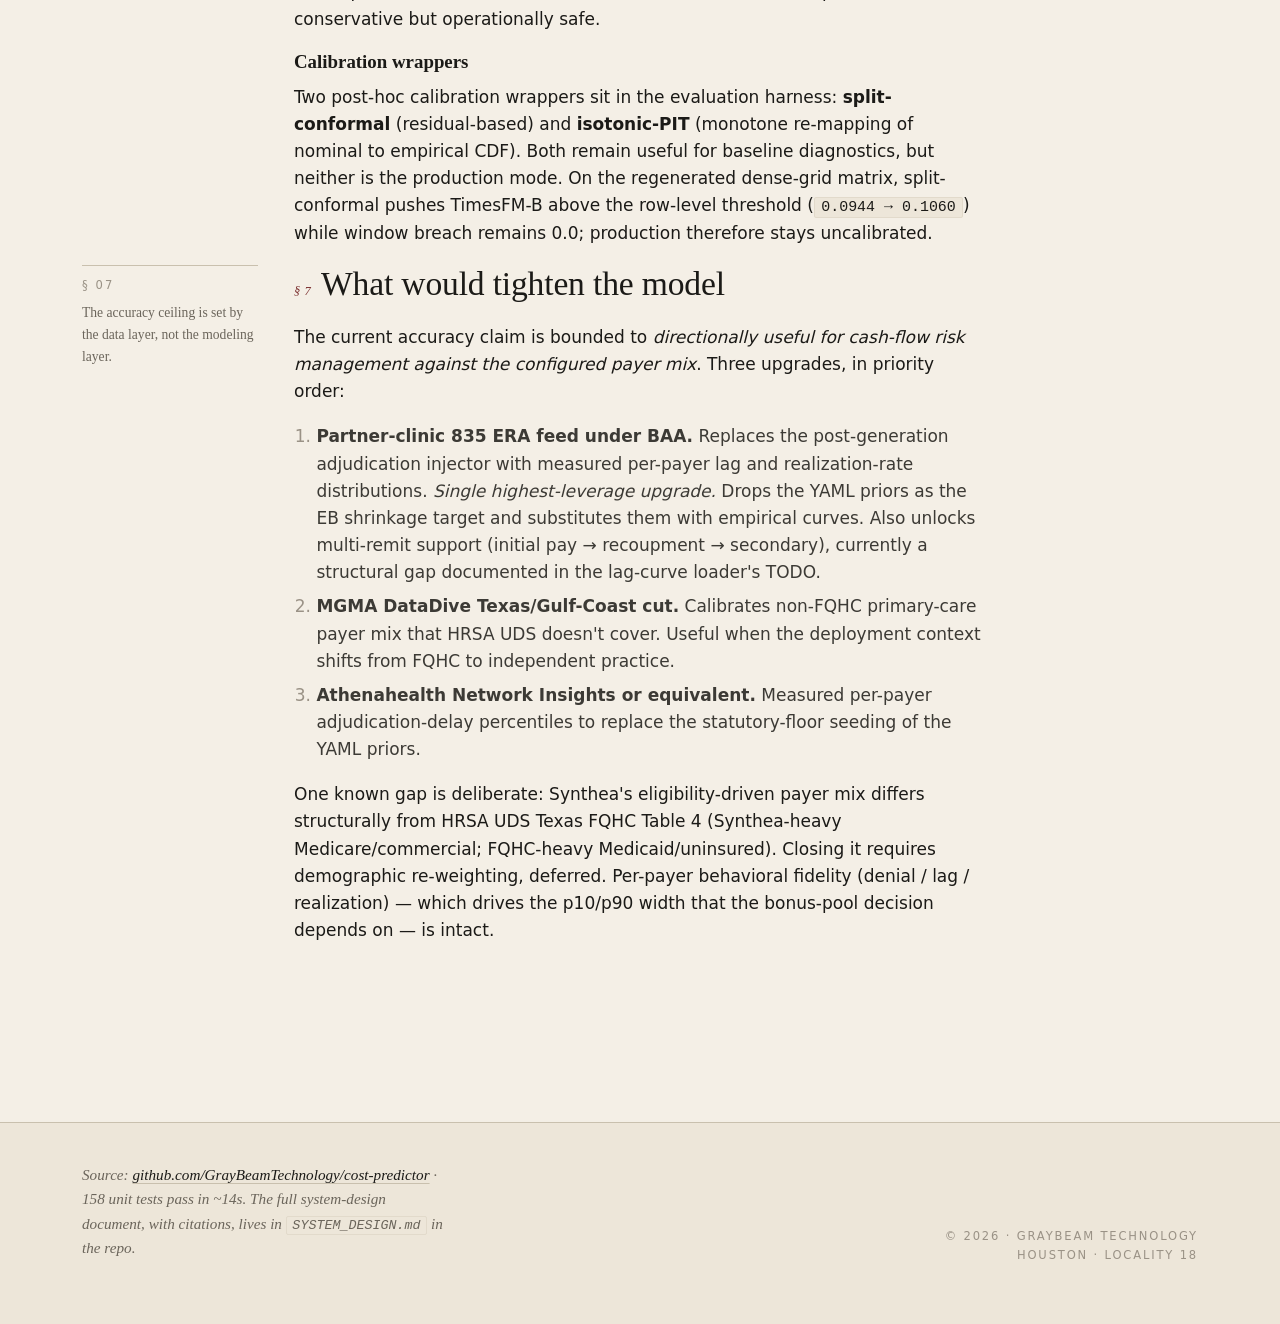
<file: methodology.html>
<!doctype html>
<html lang="en">
<head>
  <meta charset="utf-8">
  <meta name="viewport" content="width=device-width, initial-scale=1">
  <title>Methodology — Cost Predictor</title>
  <meta name="description" content="The four-phase architecture, lag-curve estimator, Monte-Carlo convolution, and evaluation methodology behind Cost Predictor.">
  <link rel="stylesheet" href="assets/styles.css">
</head>
<body>
  <a class="skip" href="#main">Skip to content</a>

  <header class="site-header">
    <div class="site-header__inner">
      <a class="brand" href="index.html">
        <span class="brand__mark" aria-hidden="true"></span>
        <span class="brand__name">Cost&nbsp;Predictor</span>
        <sub>Harris County · TX</sub>
      </a>
      <nav class="nav" aria-label="Primary">
        <a href="index.html">Overview</a>
        <a href="methodology.html" aria-current="page">Methodology</a>
        <a href="usage.html">Use cases</a>
        <a href="demo.html">Live demo</a>
        <a href="install.html">Install</a>
      </nav>
    </div>
  </header>

  <main id="main">

    <section class="hero" style="padding-bottom:2.5rem;">
      <div class="container">
        <p class="eyebrow">Methodology</p>
        <h1 style="max-width:18ch;">From billed dollars to a defensible bonus check.</h1>
        <p class="lede">
          The full pipeline, in seven sections. No hand-waving — every constant
          on this page traces back to a public source or a unit test.
        </p>
      </div>
    </section>

    <section class="container" style="margin-top:3rem;">
      <nav class="toc" aria-label="On this page">
        <h4>Contents</h4>
        <ol>
          <li><a href="#problem">The problem</a></li>
          <li><a href="#architecture">Architecture</a></li>
          <li><a href="#approaches">Approach A vs Approach B</a></li>
          <li><a href="#lag-curve">The lag curve</a></li>
          <li><a href="#convolution">The convolution</a></li>
          <li><a href="#calibration">Calibration &amp; evaluation</a></li>
          <li><a href="#tighten">What would tighten the model</a></li>
        </ol>
      </nav>
    </section>

    <!-- ========== § 1 PROBLEM ========== -->
    <section class="container" id="problem">
      <div class="layout-margin">
        <aside class="marginalia">
          <span>§ 01</span>
          <em>Why billed-revenue bonuses break clinics that mix Medicaid with private payers.</em>
        </aside>
        <div class="prose">
          <h2><span class="section-num">§ 1</span>The problem</h2>
          <p>
            Healthcare revenue cycle management splits billed charges from realized
            cash by three independent mechanisms: contractual fee-schedule
            adjustments (Medicare PFS, Medicaid programs, commercial contracts),
            initial denials, and adjudication lag. Each varies by payer; together
            they make a single &ldquo;collection rate&rdquo; misleading.
          </p>
          <p>
            For a Harris&nbsp;County primary-care clinic, three numbers structure the gap:
          </p>
          <ul class="dash">
            <li><strong>Texas Medicaid pays primary care at 0.52× Medicare</strong>
              (Skopec, Pugazhendhi, Zuckerman, <em>Health&nbsp;Affairs</em>&nbsp;2024).
              That alone makes the realization rate of a Medicaid-heavy clinic
              materially below a commercial-heavy one of equivalent volume.</li>
            <li><strong>Initial denial rates run 8–17%</strong> by payer (Premier&nbsp;2024
              hospital survey; KFF&nbsp;2024). About half are reversed on appeal —
              terminal denial 4–8%.</li>
            <li><strong>Adjudication lag spans 14 to 90+ days.</strong> Medicare's
              clean-claim 14-day floor and Texas TDI's 30/45-day prompt-pay rules
              set lower bounds; the right tail is the operationally costly part.</li>
          </ul>
          <p class="pull">
            Sizing a bonus pool against billed revenue is, mechanically, a
            short-term loan from the clinic to its physicians — payable at a
            haircut and a delay neither party has priced.
          </p>
          <p>
            Cost Predictor's product question is sharply scoped:
            <em>of one dollar billed today against the clinic's actual payer mix,
            how many cents will arrive — and when?</em> The answer is a quantile
            forecast, not a point estimate. That distinction is load-bearing.
          </p>
        </div>
      </div>
    </section>

    <!-- ========== § 2 ARCHITECTURE ========== -->
    <section class="container" id="architecture">
      <div class="layout-margin">
        <aside class="marginalia">
          <span>§ 02</span>
          <em>Four phases: ingestion → denial classification → forecast → bonus allocation. Phase 2 is documented but not yet implemented.</em>
        </aside>
        <div class="prose">
          <h2><span class="section-num">§ 2</span>Architecture</h2>
          <p>
            The pipeline is sequenced by data dependency, not by code modules.
            Phase&nbsp;1 produces a daily aggregate-billed series and a per-claim
            outstanding ledger; Phase&nbsp;3 forecasts the billed series; Phase&nbsp;4
            convolves through Phase&nbsp;5's lag curves to produce realized; the
            bonus-pool calculator operates on the resulting quantiles.
          </p>

          <figure class="figure" id="architecture-diagram">
            <svg viewBox="0 0 720 360" xmlns="http://www.w3.org/2000/svg" role="img" aria-label="Architecture diagram: ingestion to bonus pool">
              <defs>
                <marker id="arr" viewBox="0 0 10 10" refX="9" refY="5" markerWidth="7" markerHeight="7" orient="auto">
                  <path d="M0,0 L10,5 L0,10 z" fill="#1B1A17"/>
                </marker>
                <pattern id="diag-hatch" patternUnits="userSpaceOnUse" width="6" height="6" patternTransform="rotate(45)">
                  <line x1="0" y1="0" x2="0" y2="6" stroke="#C9C0AE" stroke-width="1.4"/>
                </pattern>
              </defs>

              <!-- Phase boxes -->
              <!-- P1 -->
              <g>
                <rect x="20" y="40" width="150" height="92" fill="#FFFFFF" stroke="#1B1A17" stroke-width="1"/>
                <text x="34" y="62" font-family="Iowan Old Style, Charter, ui-serif, Georgia, serif" font-style="italic" font-size="11" fill="#7A2E2E">Phase 1</text>
                <text x="34" y="84" font-family="Iowan Old Style, Charter, ui-serif, Georgia, serif" font-size="15" fill="#1B1A17">Ingestion</text>
                <text x="34" y="104" font-family="ui-sans-serif, system-ui, sans-serif" font-size="10" fill="#6B655B">837 / 835 EDI · CSV</text>
                <text x="34" y="118" font-family="ui-sans-serif, system-ui, sans-serif" font-size="10" fill="#6B655B">aggregate(daily, payer)</text>
              </g>

              <!-- P2 (dashed - not yet implemented) -->
              <g>
                <rect x="200" y="40" width="150" height="92" fill="#FAF6EE" stroke="#7A2E2E" stroke-width="1" stroke-dasharray="4,3"/>
                <text x="214" y="62" font-family="Iowan Old Style, Charter, ui-serif, Georgia, serif" font-style="italic" font-size="11" fill="#7A2E2E">Phase 2 · planned</text>
                <text x="214" y="84" font-family="Iowan Old Style, Charter, ui-serif, Georgia, serif" font-size="15" fill="#1B1A17">Denial classifier</text>
                <text x="214" y="104" font-family="ui-sans-serif, system-ui, sans-serif" font-size="10" fill="#6B655B">XGBoost / LightGBM</text>
                <text x="214" y="118" font-family="ui-sans-serif, system-ui, sans-serif" font-size="10" fill="#6B655B">P(deny | payer, code)</text>
              </g>

              <!-- P3 -->
              <g>
                <rect x="380" y="40" width="150" height="92" fill="#FFFFFF" stroke="#1B1A17" stroke-width="1"/>
                <text x="394" y="62" font-family="Iowan Old Style, Charter, ui-serif, Georgia, serif" font-style="italic" font-size="11" fill="#7A2E2E">Phase 3</text>
                <text x="394" y="84" font-family="Iowan Old Style, Charter, ui-serif, Georgia, serif" font-size="15" fill="#1B1A17">Billing forecast</text>
                <text x="394" y="104" font-family="ui-sans-serif, system-ui, sans-serif" font-size="10" fill="#6B655B">TimesFM 2.5 — 200M</text>
                <text x="394" y="118" font-family="ui-sans-serif, system-ui, sans-serif" font-size="10" fill="#6B655B">native quantile head</text>
              </g>

              <!-- P5 (lag) -->
              <g>
                <rect x="20" y="200" width="150" height="92" fill="#FFFFFF" stroke="#1B1A17" stroke-width="1"/>
                <text x="34" y="222" font-family="Iowan Old Style, Charter, ui-serif, Georgia, serif" font-style="italic" font-size="11" fill="#7A2E2E">Phase 5a</text>
                <text x="34" y="244" font-family="Iowan Old Style, Charter, ui-serif, Georgia, serif" font-size="15" fill="#1B1A17">Lag curves</text>
                <text x="34" y="264" font-family="ui-sans-serif, system-ui, sans-serif" font-size="10" fill="#6B655B">KM body + LogNormal tail</text>
                <text x="34" y="278" font-family="ui-sans-serif, system-ui, sans-serif" font-size="10" fill="#6B655B">EB-shrunk to YAML priors</text>
              </g>

              <!-- P5 (convolution) -->
              <g>
                <rect x="200" y="200" width="150" height="92" fill="url(#diag-hatch)" stroke="#1B1A17" stroke-width="1"/>
                <rect x="200" y="200" width="150" height="92" fill="#FAF6EE" fill-opacity="0.85" stroke="none"/>
                <text x="214" y="222" font-family="Iowan Old Style, Charter, ui-serif, Georgia, serif" font-style="italic" font-size="11" fill="#7A2E2E">Phase 5b</text>
                <text x="214" y="244" font-family="Iowan Old Style, Charter, ui-serif, Georgia, serif" font-size="15" fill="#1B1A17">MC convolution</text>
                <text x="214" y="264" font-family="ui-sans-serif, system-ui, sans-serif" font-size="10" fill="#6B655B">5,000 trials × per payer</text>
                <text x="214" y="278" font-family="ui-sans-serif, system-ui, sans-serif" font-size="10" fill="#6B655B">+ carryforward branch</text>
              </g>

              <!-- P6 (bonus) -->
              <g>
                <rect x="380" y="200" width="150" height="92" fill="#1B1A17" stroke="#1B1A17"/>
                <text x="394" y="222" font-family="Iowan Old Style, Charter, ui-serif, Georgia, serif" font-style="italic" font-size="11" fill="#E9C16A">Phase 6</text>
                <text x="394" y="244" font-family="Iowan Old Style, Charter, ui-serif, Georgia, serif" font-size="15" fill="#F4EFE6">Bonus pool</text>
                <text x="394" y="264" font-family="ui-sans-serif, system-ui, sans-serif" font-size="10" fill="#C9C0AE">5% × p10 realized</text>
                <text x="394" y="278" font-family="ui-sans-serif, system-ui, sans-serif" font-size="10" fill="#C9C0AE">vs naive 5% × billed</text>
              </g>

              <!-- Output (right-side) -->
              <g>
                <rect x="560" y="120" width="140" height="92" fill="#FFFFFF" stroke="#1B1A17" stroke-width="1"/>
                <text x="574" y="142" font-family="Iowan Old Style, Charter, ui-serif, Georgia, serif" font-style="italic" font-size="11" fill="#7A2E2E">Output</text>
                <text x="574" y="164" font-family="Iowan Old Style, Charter, ui-serif, Georgia, serif" font-size="15" fill="#1B1A17">Realized $</text>
                <text x="574" y="184" font-family="ui-sans-serif, system-ui, sans-serif" font-size="10" fill="#6B655B">p10 / p50 / p90</text>
                <text x="574" y="198" font-family="ui-sans-serif, system-ui, sans-serif" font-size="10" fill="#6B655B">per period · per payer</text>
              </g>

              <!-- Arrows -->
              <line x1="170" y1="86" x2="200" y2="86" stroke="#1B1A17" stroke-width="1" marker-end="url(#arr)"/>
              <line x1="350" y1="86" x2="380" y2="86" stroke="#1B1A17" stroke-width="1" marker-end="url(#arr)"/>
              <!-- P1 to P5a (down) -->
              <path d="M 95 132 L 95 200" fill="none" stroke="#1B1A17" stroke-width="1" marker-end="url(#arr)"/>
              <!-- P5a to P5b -->
              <line x1="170" y1="246" x2="200" y2="246" stroke="#1B1A17" stroke-width="1" marker-end="url(#arr)"/>
              <!-- P3 down to P5b -->
              <path d="M 455 132 L 455 168 L 275 168 L 275 200" fill="none" stroke="#1B1A17" stroke-width="1" marker-end="url(#arr)"/>
              <!-- P5b to P6 -->
              <line x1="350" y1="246" x2="380" y2="246" stroke="#1B1A17" stroke-width="1" marker-end="url(#arr)"/>
              <!-- P6 to Output -->
              <path d="M 530 220 L 560 180" fill="none" stroke="#1B1A17" stroke-width="1" marker-end="url(#arr)"/>

              <!-- Decorative axis -->
              <text x="20" y="332" font-family="ui-sans-serif, system-ui, sans-serif" font-size="9" letter-spacing="0.16em" fill="#9A9286">FLOW</text>
              <line x1="60" y1="328" x2="700" y2="328" stroke="#C9C0AE" stroke-width="0.5"/>
              <text x="700" y="332" text-anchor="end" font-family="ui-sans-serif, system-ui, sans-serif" font-size="9" letter-spacing="0.16em" fill="#9A9286">BONUS&nbsp;CHECK</text>
            </svg>
            <figcaption><strong>Fig 1</strong> Phase 2 (denial classifier) is documented in the system design but not yet implemented; downstream phases currently treat the input billing series as already adjudicated through the per-payer denial Bernoulli inside the convolver.</figcaption>
          </figure>

          <h3>Inputs</h3>
          <p>
            In production the ingestion layer reads <code>837</code> claim and
            <code>835</code> remittance EDI files (or flattened EHR/PM CSV exports
            keyed on Date of Service) and produces a daily aggregate. The
            evaluation harness substitutes Synthea v4.0.0 with a Texas-Medicaid
            MCO encoding plus a post-generation adjudication injector that
            attaches per-payer denial / lag / paid-claim realization draws.
          </p>

          <h3>State of Phase 2</h3>
          <p>
            The denial classifier (XGBoost / LightGBM, scored before forecasting)
            is documented in §2.1 of the system design but not yet built. Today
            the per-payer Bernoulli denial draw inside the Monte-Carlo convolver
            stands in for the classifier's expected output — a defensible
            simplification while terminal-denial empirical rates are bracketed
            at 4–8% and dwarfed by lag and realization-rate uncertainty in the pooled
            forecast variance.
          </p>
        </div>
      </div>
    </section>

    <!-- ========== § 3 APPROACHES ========== -->
    <section class="container" id="approaches">
      <div class="layout-margin">
        <aside class="marginalia">
          <span>§ 03</span>
          <em>Two model families. One ships.</em>
        </aside>
        <div class="prose">
          <h2><span class="section-num">§ 3</span>Approach A vs Approach&nbsp;B</h2>
          <p>
            Two forecasting routes were evaluated head-to-head on the Synthea
            evaluation set. Both use Google Research's TimesFM 2.5 (200M
            parameters, native quantile head) as the time-series engine.
          </p>
          <ul class="dash">
            <li><strong>Approach A.</strong> Univariate forecast of <em>realized</em>
              revenue directly. The simpler model: one TimesFM fit, one
              quantile output, done.</li>
            <li><strong>Approach B.</strong> Decompose. Forecast <em>billed</em>
              revenue with TimesFM, then convolve through per-payer lag
              curves and a paid-claim realization factor inside a Monte-Carlo simulator
              to produce realized.</li>
          </ul>
          <p>
            On pooled origin evaluation, A passes the product threshold
            (<code>row breach_rate_p10&nbsp;= 0.0998</code>). When evaluation is
            broken out per payer — the mode clinic admins actually need —
            A breaches the row-level threshold on <strong>two of five payers</strong>.
            B passes every payer, with zero window-level breach after summed
            origin/horizon bonus windows.
          </p>

          <table>
            <caption>Per-payer row breach rate at p10, Synthea, no calibration</caption>
            <thead>
              <tr>
                <th>Payer</th>
                <th class="num">A · TimesFM</th>
                <th class="num">B · TimesFM-decomposed</th>
              </tr>
            </thead>
            <tbody>
              <tr><td>Commercial</td><td class="num warn">0.1004 ⚠</td><td class="num">0.0802</td></tr>
              <tr><td>Medicaid MCO</td><td class="num warn">0.1093 ⚠</td><td class="num">0.0000</td></tr>
              <tr><td>Medicare Advantage</td><td class="num">0.0585</td><td class="num">0.0000</td></tr>
              <tr><td>Medicare FFS</td><td class="num">0.0835</td><td class="num">0.0179</td></tr>
              <tr><td>Self-pay</td><td class="num">0.0962</td><td class="num">0.0000</td></tr>
              <tr><td><strong>Pooled rows</strong></td><td class="num"><strong>0.0896</strong></td><td class="num win"><strong>0.0196</strong></td></tr>
              <tr><td><strong>Pooled windows</strong></td><td class="num win"><strong>0.0000</strong></td><td class="num win"><strong>0.0000</strong></td></tr>
            </tbody>
          </table>

          <p>
            B is structurally legible — it tells admins <em>which payer</em>
            is driving over-allocation risk — and it inherits the right
            substitution path: when measured 835&nbsp;ERA data lands, the
            YAML priors are replaced in place with measured per-payer
            lag and realization-rate distributions; nothing else changes.
          </p>
          <p class="callout">
            <strong>Verdict:</strong> ship Approach&nbsp;B uncalibrated, with
            <code>--by-payer</code> as the recommended runtime mode. Calibration
            wrappers (split-conformal, isotonic-PIT) stay in the codebase for
            ARIMA/Prophet but neither A nor B benefits.
          </p>
        </div>
      </div>
    </section>

    <!-- ========== § 4 LAG CURVE ========== -->
    <section class="container" id="lag-curve">
      <div class="layout-margin">
        <aside class="marginalia">
          <span>§ 04</span>
          <em>Right-censoring matters because at any origin t, some claims billed near t haven't been paid yet.</em>
        </aside>
        <div class="prose">
          <h2><span class="section-num">§ 4</span>The lag curve</h2>
          <p>
            For each payer, the lag distribution is the PDF of <em>days from
            claim submission to first remit</em>, conditioned on eventual
            payment. Two empirical realities shape the choice of estimator:
          </p>
          <ul class="dash">
            <li><strong>Right-censoring.</strong> At any origin <code>t</code>,
              claims billed near <code>t</code> have not been paid yet —
              they are not denied, they are not slow, they are simply
              unobserved. Treating them as missing biases the fit toward
              fast claims.</li>
            <li><strong>Heavy right tail.</strong> The 90th-percentile lag
              is where bonus-pool breach risk concentrates. A model that
              fits the body well but not the tail will look good on
              MAPE and fail on <code>breach_rate_p10</code>.</li>
          </ul>

          <h3>Estimator</h3>
          <p>
            Hybrid: <strong>Kaplan–Meier</strong> non-parametric body up to
            the 0.8 KM-quantile, stitched onto a <strong>LogNormal</strong>
            tail fit by censored MLE. KM is unbiased through the body without
            assuming a distributional family; the LogNormal extrapolates
            past the largest observed lag, which is exactly where breach
            risk lives.
          </p>
          <pre><code>L(μ, σ) = Σ_uncensored log f(x_i; μ, σ)
       + Σ_censored   log S(T_j; μ, σ)</code></pre>
          <p>
            <code>f</code> is the LogNormal PDF; <code>S = 1 - F</code> is the
            survival function. The censored-MLE log-likelihood reduces to
            an ordinary LogNormal MLE when no observations are censored.
          </p>

          <h3>Empirical-Bayes shrinkage</h3>
          <p>
            For payers with few events, the MLE overfits the small sample.
            The fit is shrunk toward the <code>adjudication_params.yaml</code>
            prior with weight <code>w = n_p / (n_p + 50)</code> — MLE
            dominates above ~150 events, prior dominates below ~10. For
            <code>n_p &lt; 30</code> a pure prior is used. The shrinkage
            target is the cited per-payer YAML, which is itself sourced
            from Premier 2024, KFF 2024, and TDI prompt-pay statutes.
          </p>
        </div>
      </div>
    </section>

    <!-- ========== § 5 CONVOLUTION ========== -->
    <section class="container" id="convolution">
      <div class="layout-margin">
        <aside class="marginalia">
          <span>§ 05</span>
          <em>Per-period, per-payer Monte-Carlo. Carryforward of pre-origin outstanding dollars rides a separate branch.</em>
        </aside>
        <div class="prose">
          <h2><span class="section-num">§ 5</span>The convolution</h2>
          <p>
            The composer (<code>models/timesfm_b.py</code>) takes a per-period
            quantile billing forecast and produces a per-period quantile
            realized forecast in three steps:
          </p>
          <ol>
            <li><strong>Sample billing draws.</strong> For each forecast period
              <code>k</code>, sample 5,000 billing values via inverse-CDF
              interpolation on the TimesFM quantile array, with log-linear
              extrapolation outside <code>[q<sub>min</sub>, q<sub>max</sub>]</code>.</li>
            <li><strong>Split by payer mix.</strong> Each draw is split across
              the six payer categories using the configured mix
              (HRSA UDS Texas Table 4 by default).</li>
            <li><strong>Lag-shift each payer's dollars.</strong> Sample a lag
              from that payer's curve for every dollar; accumulate the dollar
              into the period it lands in. Apply the deterministic realization
              factor <code>(1 - denial_p) × E[paid-claim realization_p]</code>.</li>
          </ol>
          <p>
            <strong>Carryforward.</strong> Pre-origin outstanding dollars
            (claims already billed but not yet paid) are sampled separately,
            with the lag conditioned on <code>lag &gt; T_k</code> via rejection
            sampling, so the pre-origin tail lands in the correct forecast
            periods. This is load-bearing for early-horizon accuracy — without
            it, the first 14 days of any forecast underbills systematically.
          </p>
          <h3>Why deterministic realization &amp; denial</h3>
          <p>
            The Beta realization variance and the binary denial draw contribute small
            tail width relative to the lag and billing-quantile draws when
            aggregated to a daily/weekly period. Using <code>E[paid-claim realization]</code> and
            <code>E[deny] = denial_p</code> as the per-dollar realization factor
            keeps the convolver fast (~5,000 trials × 6 payers × 30-day
            horizon in &lt;100&nbsp;ms) without measurable loss of fidelity
            on the Synthea evaluation set. This is one of the levers that
            tightens further if real ERA data shows tail under-dispersion.
          </p>
        </div>
      </div>
    </section>

    <!-- ========== § 6 CALIBRATION ========== -->
    <section class="container" id="calibration">
      <div class="layout-margin">
        <aside class="marginalia">
          <span>§ 06</span>
          <em>Rolling-origin, leakage-masked, scored on a proper rule and a product threshold.</em>
        </aside>
        <div class="prose">
          <h2><span class="section-num">§ 6</span>Calibration &amp; evaluation</h2>
          <p>
            Every model is evaluated identically: rolling origin, with an
            <code>as_of</code> leakage mask that hides any remit date later
            than the origin from the training history. Two quantitative
            metrics, one product metric:
          </p>
          <ul class="dash">
            <li><strong>Pinball loss</strong> at q=0.10 — sharpness-aware
              proper score at the bonus-relevant quantile. Lower is sharper
              at equal coverage.</li>
            <li><strong>Coverage</strong> at q=0.90 — fraction of held-out
              actuals below the p90 forecast. Diagnostic, not load-bearing.</li>
            <li><strong>breach_rate_p10</strong> — the product threshold:
              the empirical fraction of held-out actuals below the p10
              forecast. <em>Target ≤ 0.10.</em> Above 0.10 means the
              clinic over-allocates bonus pool more often than the model
              claims; well below 0.10 means the clinic is sandbagging
              bonuses (leaving money on the table for staff).</li>
          </ul>

          <h3>PIT histograms</h3>
          <p>
            PIT histograms binned at 4 quantile levels (below-p10, p10–p50,
            p50–p90, above-p90) collapse to four atoms, so the smoothness
            test is the wrong diagnostic at this granularity. The legibility
            test is the proportion in the edge bin — the fraction of held-out
            actuals that fall below the p10. That's the
            <code>breach_rate_p10</code>. Approach&nbsp;B's per-payer
            evaluation shows <span class="num-tab">0.0196</span> in the
            below-p10 row bin and <span class="num-tab">0.0000</span> at the
            summed-window bonus-pool surface — conservative but operationally safe.
          </p>

          <h3>Calibration wrappers</h3>
          <p>
            Two post-hoc calibration wrappers sit in the evaluation harness:
            <strong>split-conformal</strong> (residual-based) and
            <strong>isotonic-PIT</strong> (monotone re-mapping of nominal
            to empirical CDF). Both remain useful for baseline diagnostics,
            but neither is the production mode. On the regenerated dense-grid
            matrix, split-conformal pushes TimesFM-B above the row-level
            threshold (<code>0.0944 → 0.1060</code>) while window breach remains
            0.0; production therefore stays uncalibrated.
          </p>
        </div>
      </div>
    </section>

    <!-- ========== § 7 TIGHTEN ========== -->
    <section class="container" id="tighten">
      <div class="layout-margin">
        <aside class="marginalia">
          <span>§ 07</span>
          <em>The accuracy ceiling is set by the data layer, not the modeling layer.</em>
        </aside>
        <div class="prose">
          <h2><span class="section-num">§ 7</span>What would tighten the model</h2>
          <p>
            The current accuracy claim is bounded to <em>directionally useful for
            cash-flow risk management against the configured payer mix</em>.
            Three upgrades, in priority order:
          </p>
          <ol>
            <li>
              <strong>Partner-clinic 835 ERA feed under BAA.</strong> Replaces the
              post-generation adjudication injector with measured per-payer lag
              and realization-rate distributions. <em>Single highest-leverage
              upgrade.</em> Drops the YAML priors as the EB shrinkage target
              and substitutes them with empirical curves. Also unlocks
              multi-remit support (initial pay → recoupment → secondary),
              currently a structural gap documented in the lag-curve loader's
              TODO.
            </li>
            <li>
              <strong>MGMA DataDive Texas/Gulf-Coast cut.</strong> Calibrates
              non-FQHC primary-care payer mix that HRSA UDS doesn't cover.
              Useful when the deployment context shifts from FQHC to
              independent practice.
            </li>
            <li>
              <strong>Athenahealth Network Insights or equivalent.</strong>
              Measured per-payer adjudication-delay percentiles to replace
              the statutory-floor seeding of the YAML priors.
            </li>
          </ol>
          <p>
            One known gap is deliberate: Synthea's eligibility-driven payer
            mix differs structurally from HRSA UDS Texas FQHC Table 4
            (Synthea-heavy Medicare/commercial; FQHC-heavy
            Medicaid/uninsured). Closing it requires demographic re-weighting,
            deferred. Per-payer behavioral fidelity (denial / lag / realization) —
            which drives the p10/p90 width that the bonus-pool decision
            depends on — is intact.
          </p>
        </div>
      </div>
    </section>

  </main>

  <footer class="site-footer">
    <div class="site-footer__inner">
      <p class="colophon">
        Source: <a href="https://github.com/GrayBeamTechnology/cost-predictor">github.com/GrayBeamTechnology/cost-predictor</a> · 158 unit tests pass in ~14s. The full system-design document, with citations, lives in <code>SYSTEM_DESIGN.md</code> in the repo.
      </p>
      <p class="footer-meta">
        © 2026 · GrayBeam Technology<br>
        Houston · Locality 18
      </p>
    </div>
  </footer>

  <script src="assets/site.js"></script>
</body>
</html>
</file>
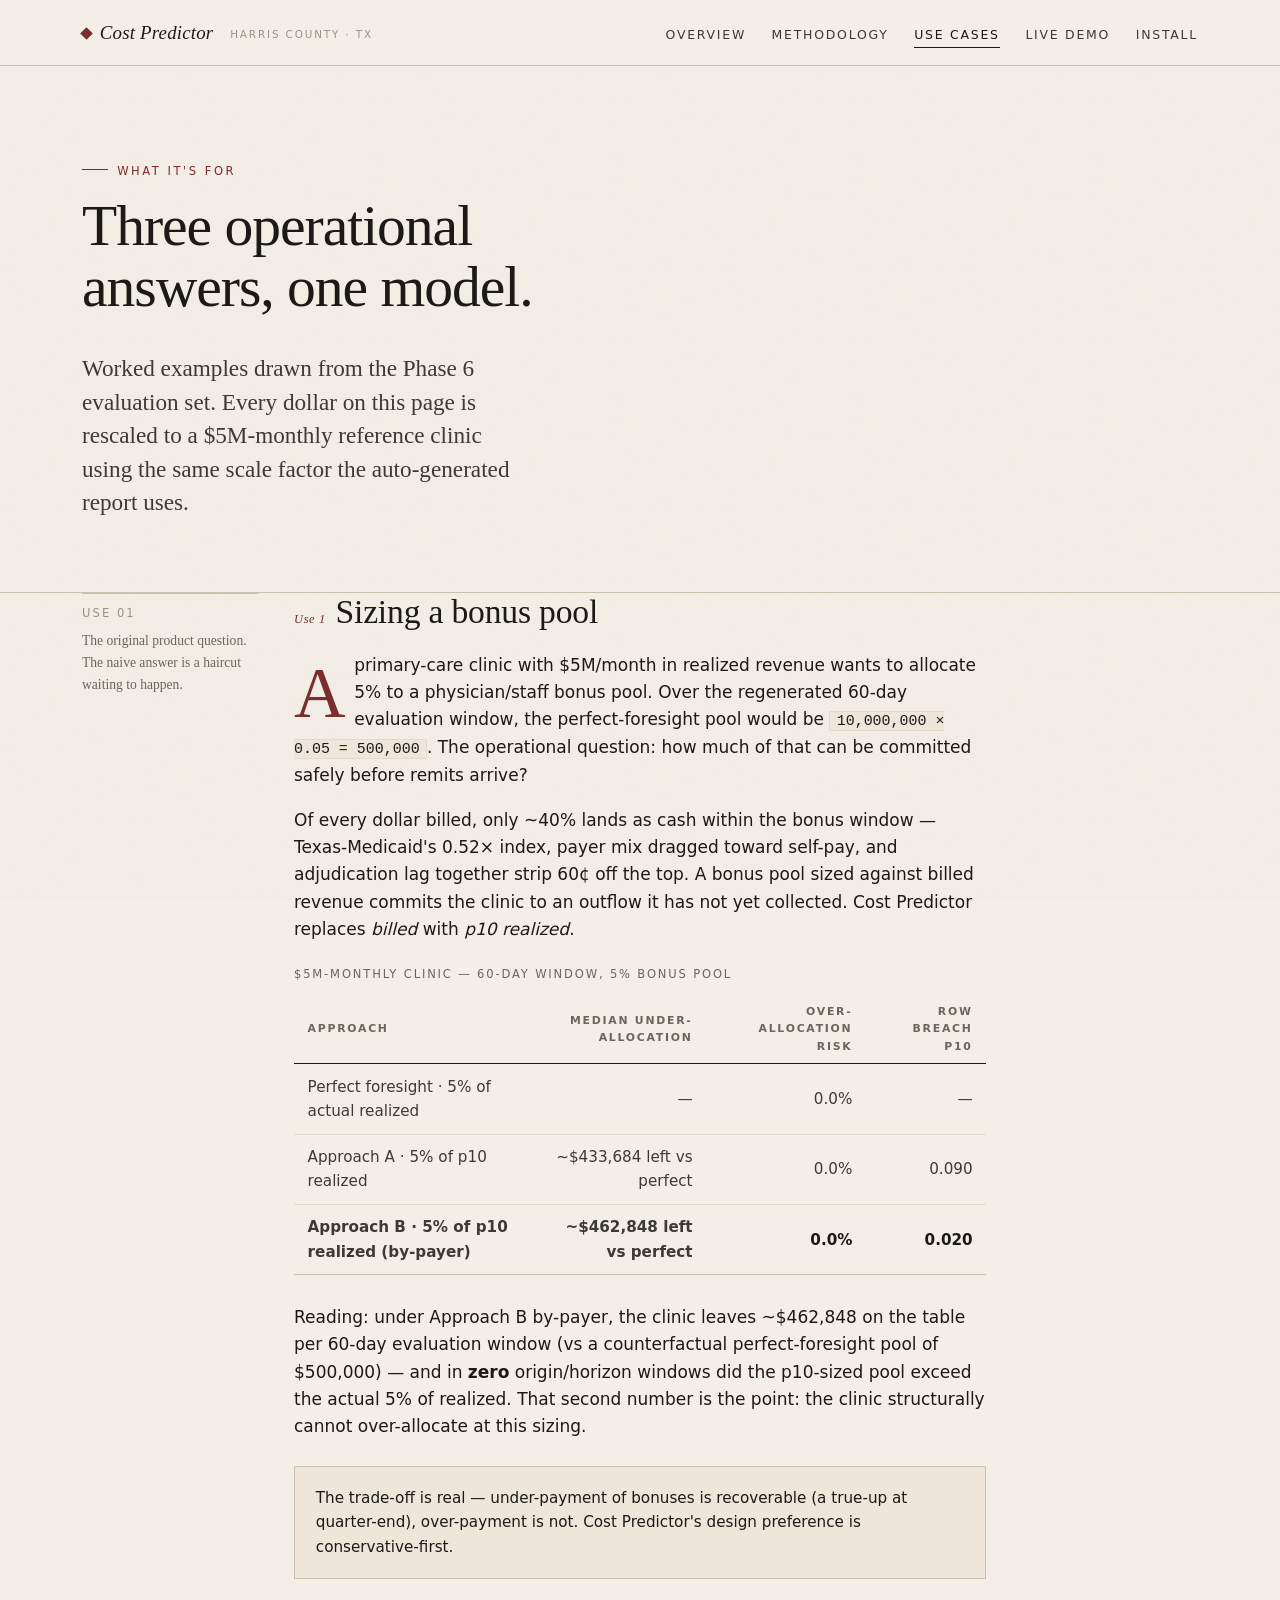
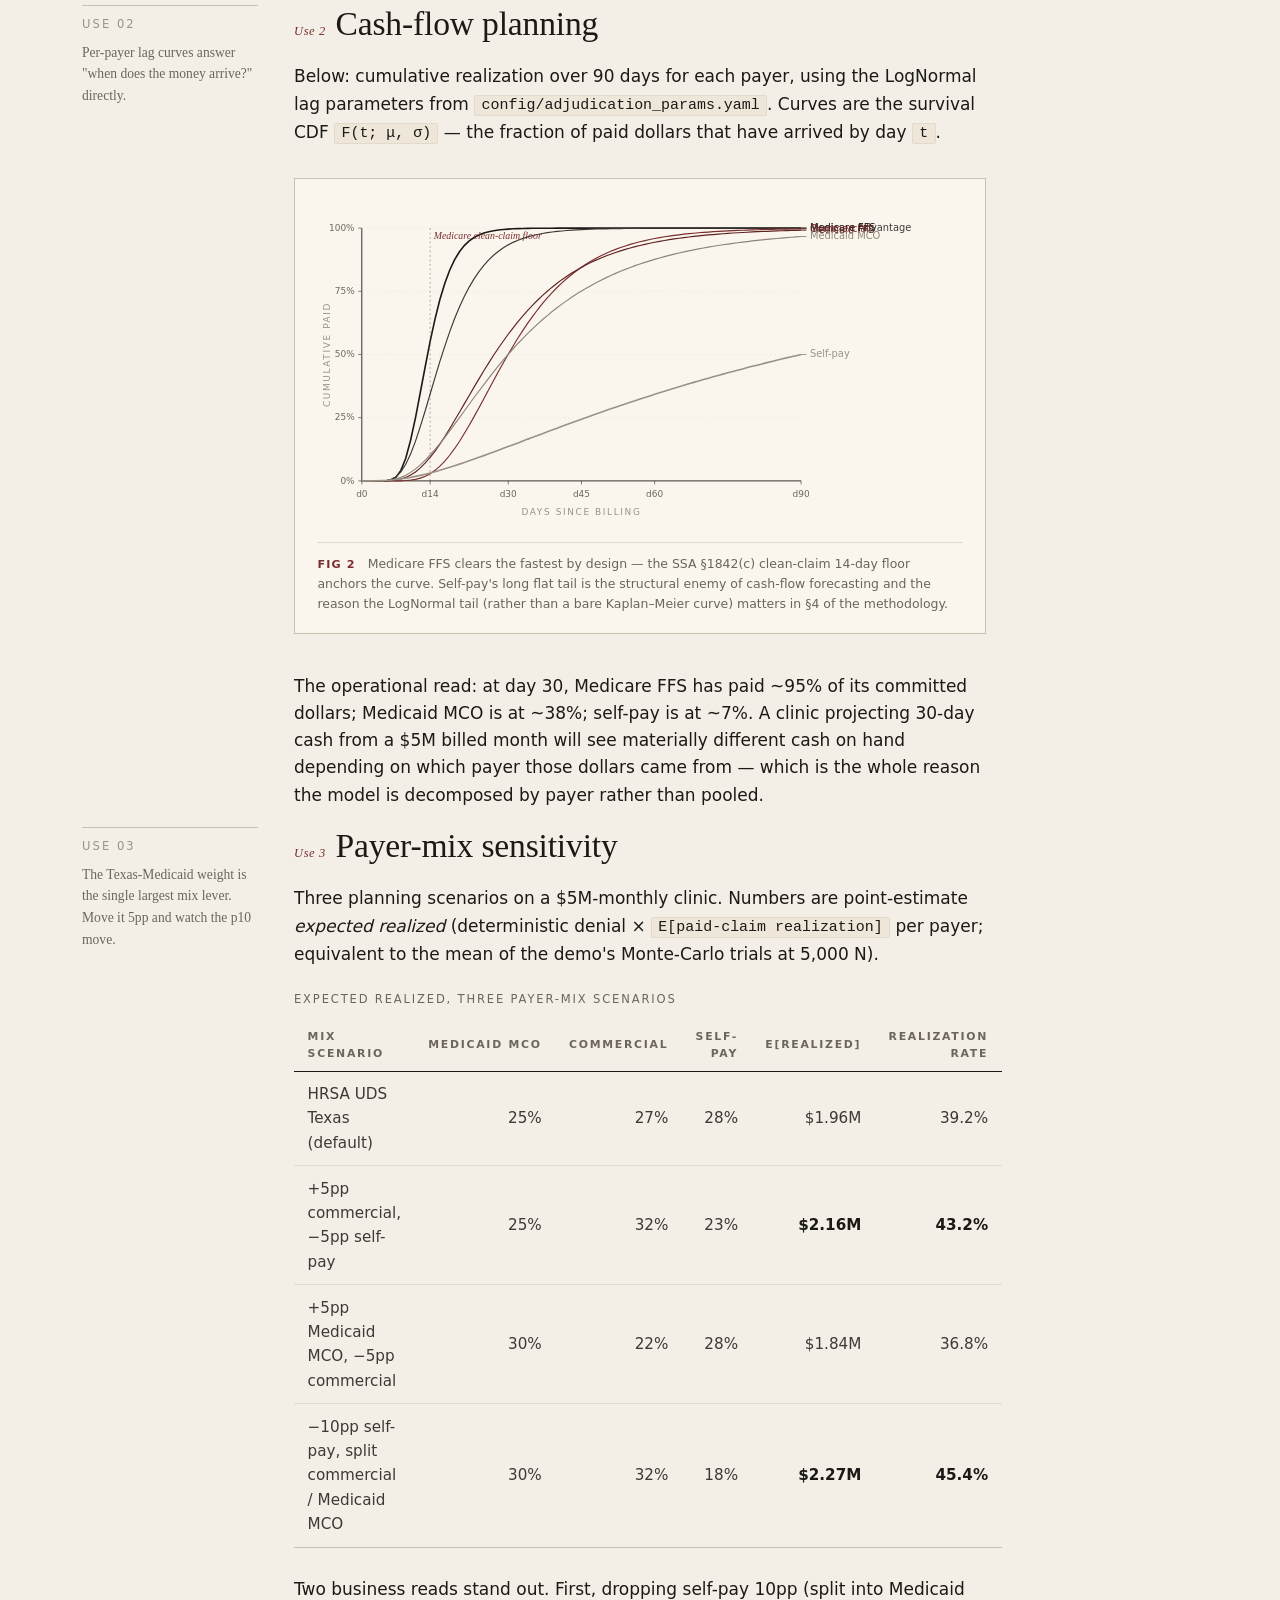
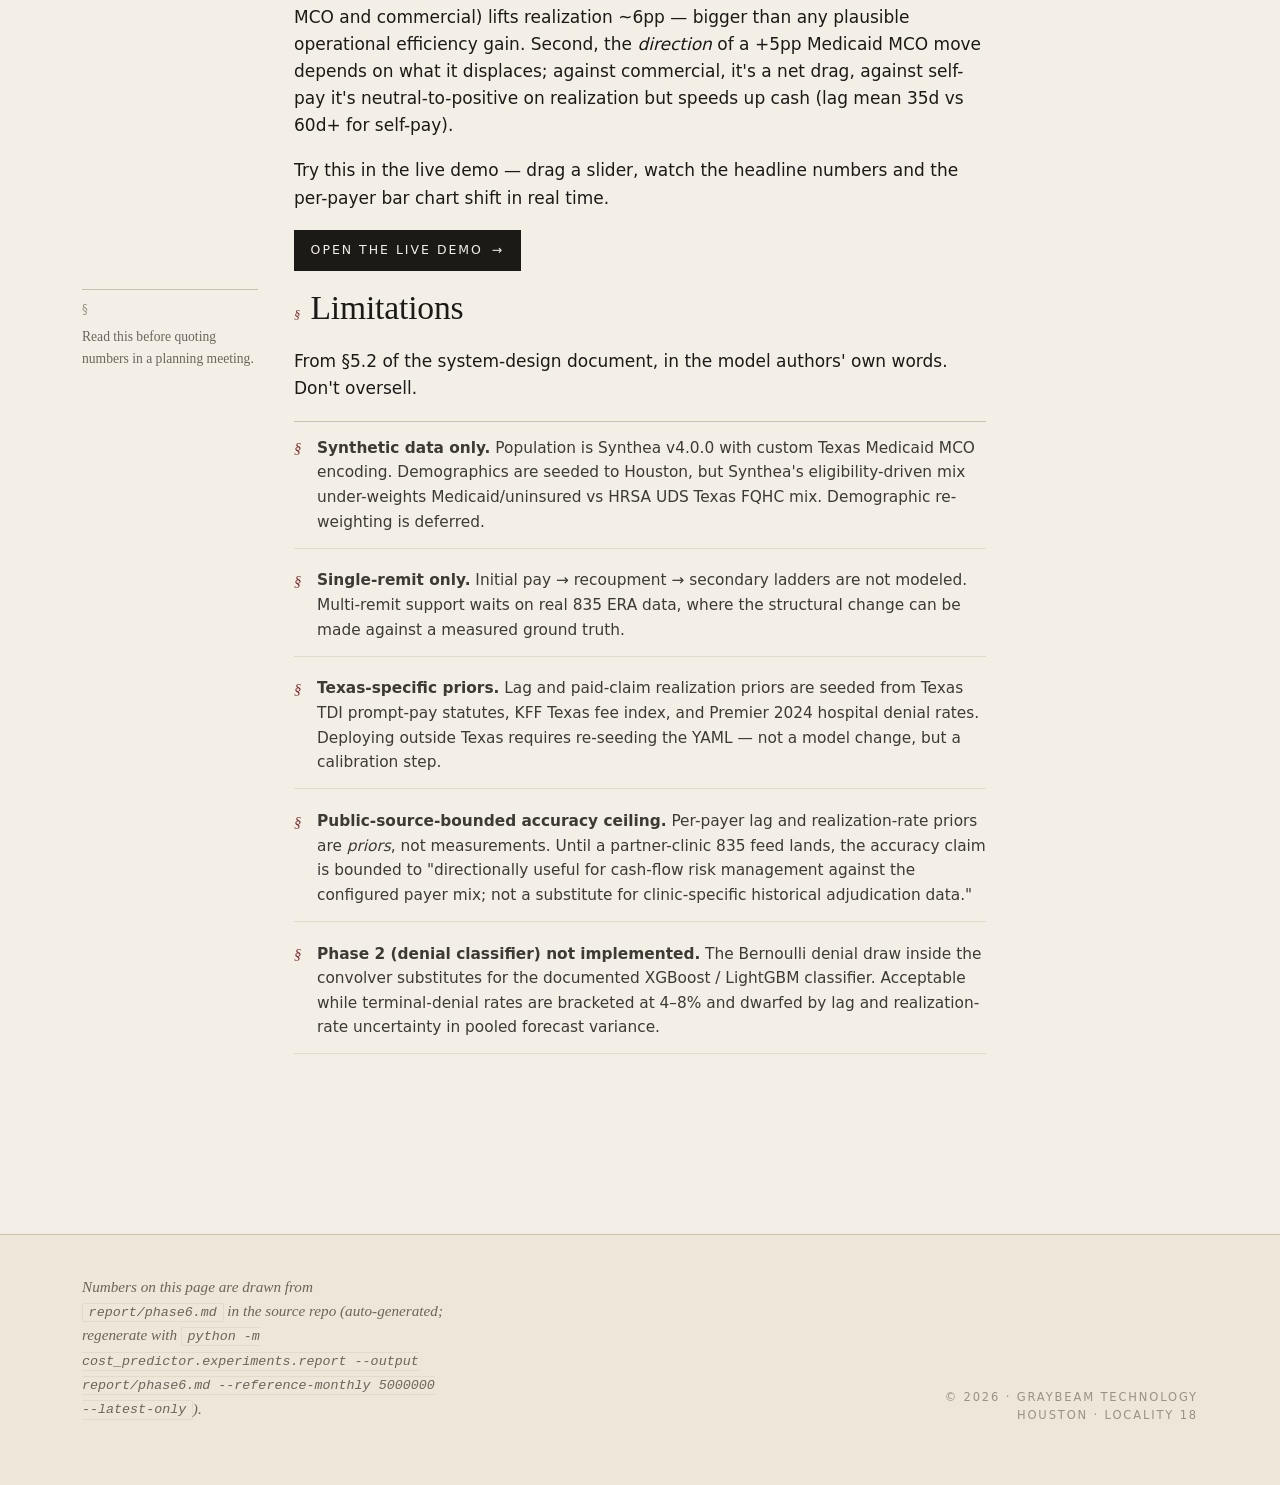
<file: usage.html>
<!doctype html>
<html lang="en">
<head>
  <meta charset="utf-8">
  <meta name="viewport" content="width=device-width, initial-scale=1">
  <title>Use cases — Cost Predictor</title>
  <meta name="description" content="What Cost Predictor is for: bonus-pool sizing, cash-flow planning, and payer-mix sensitivity analysis for primary-care clinics in Harris County, TX.">
  <link rel="stylesheet" href="assets/styles.css">
</head>
<body>
  <a class="skip" href="#main">Skip to content</a>

  <header class="site-header">
    <div class="site-header__inner">
      <a class="brand" href="index.html">
        <span class="brand__mark" aria-hidden="true"></span>
        <span class="brand__name">Cost&nbsp;Predictor</span>
        <sub>Harris County · TX</sub>
      </a>
      <nav class="nav" aria-label="Primary">
        <a href="index.html">Overview</a>
        <a href="methodology.html">Methodology</a>
        <a href="usage.html" aria-current="page">Use cases</a>
        <a href="demo.html">Live demo</a>
        <a href="install.html">Install</a>
      </nav>
    </div>
  </header>

  <main id="main">

    <section class="hero" style="padding-bottom:2.5rem;">
      <div class="container">
        <p class="eyebrow">What it's for</p>
        <h1 style="max-width:18ch;">Three operational answers, one model.</h1>
        <p class="lede">
          Worked examples drawn from the Phase&nbsp;6 evaluation set. Every dollar
          on this page is rescaled to a $5M-monthly reference clinic using
          the same scale factor the auto-generated report uses.
        </p>
      </div>
    </section>

    <!-- ========== USE CASE 1 ========== -->
    <section class="container" id="bonus-pool">
      <div class="layout-margin">
        <aside class="marginalia">
          <span>Use&nbsp;01</span>
          <em>The original product question. The naive answer is a haircut waiting to happen.</em>
        </aside>
        <div class="prose">
          <h2><span class="section-num">Use 1</span>Sizing a bonus pool</h2>
          <p class="dropcap">
            A primary-care clinic with $5M/month in realized revenue wants to
            allocate 5% to a physician/staff bonus pool. Over the regenerated
            60-day evaluation window, the perfect-foresight pool would be
            <code>10,000,000 × 0.05 = 500,000</code>. The operational question:
            how much of that can be committed safely before remits arrive?
          </p>
          <p>
            Of every dollar billed, only ~40% lands as cash within the bonus
            window — Texas-Medicaid's 0.52× index, payer mix dragged toward
            self-pay, and adjudication lag together strip 60¢ off the top.
            A bonus pool sized against billed revenue commits the clinic to
            an outflow it has not yet collected. Cost Predictor replaces
            <em>billed</em> with <em>p10 realized</em>.
          </p>

          <table>
            <caption>$5M-monthly clinic — 60-day window, 5% bonus pool</caption>
            <thead>
              <tr><th>Approach</th><th class="num">Median under-allocation</th><th class="num">Over-allocation risk</th><th class="num">Row breach p10</th></tr>
            </thead>
            <tbody>
              <tr>
                <td>Perfect foresight · 5% of actual realized</td>
                <td class="num">—</td>
                <td class="num">0.0%</td>
                <td class="num">—</td>
              </tr>
              <tr>
                <td>Approach A · 5% of p10 realized</td>
                <td class="num">~$433,684 left vs perfect</td>
                <td class="num">0.0%</td>
                <td class="num">0.090</td>
              </tr>
              <tr>
                <td><strong>Approach B · 5% of p10 realized (by-payer)</strong></td>
                <td class="num"><strong>~$462,848 left vs perfect</strong></td>
                <td class="num win"><strong>0.0%</strong></td>
                <td class="num win"><strong>0.020</strong></td>
              </tr>
            </tbody>
          </table>

          <p>
            Reading: under Approach&nbsp;B by-payer, the clinic leaves
            ~$462,848 on the table per 60-day evaluation window
            (vs a counterfactual perfect-foresight pool of $500,000) — and
            in <strong>zero</strong> origin/horizon windows did the p10-sized pool
            exceed the actual 5% of realized. That second number is the
            point: the clinic structurally cannot over-allocate at this
            sizing.
          </p>
          <p class="callout">
            The trade-off is real — under-payment of bonuses is recoverable
            (a true-up at quarter-end), over-payment is not. Cost
            Predictor's design preference is conservative-first.
          </p>
        </div>
      </div>
    </section>

    <!-- ========== USE CASE 2 ========== -->
    <section class="container" id="cashflow">
      <div class="layout-margin">
        <aside class="marginalia">
          <span>Use&nbsp;02</span>
          <em>Per-payer lag curves answer "when does the money arrive?" directly.</em>
        </aside>
        <div class="prose">
          <h2><span class="section-num">Use 2</span>Cash-flow planning</h2>
          <p>
            Below: cumulative realization over 90 days for each payer,
            using the LogNormal lag parameters from
            <code>config/adjudication_params.yaml</code>. Curves are the
            survival CDF <code>F(t; μ, σ)</code> — the fraction of paid
            dollars that have arrived by day <code>t</code>.
          </p>

          <figure class="figure">
            <svg id="lag-chart" viewBox="0 0 720 360" xmlns="http://www.w3.org/2000/svg" role="img" aria-label="Cumulative realization curves over 90 days, by payer"></svg>
            <figcaption>
              <strong>Fig 2</strong> Medicare FFS clears the fastest by design
              — the SSA §1842(c) clean-claim 14-day floor anchors the curve.
              Self-pay's long flat tail is the structural enemy of cash-flow
              forecasting and the reason the LogNormal tail (rather than a
              bare Kaplan–Meier curve) matters in §4 of the methodology.
            </figcaption>
          </figure>

          <p>
            The operational read: at day&nbsp;30, Medicare FFS has paid ~95%
            of its committed dollars; Medicaid MCO is at ~38%; self-pay
            is at ~7%. A clinic projecting 30-day cash from a $5M billed
            month will see materially different cash on hand depending on
            which payer those dollars came from — which is the whole reason
            the model is decomposed by payer rather than pooled.
          </p>
        </div>
      </div>
    </section>

    <!-- ========== USE CASE 3 ========== -->
    <section class="container" id="mix-sensitivity">
      <div class="layout-margin">
        <aside class="marginalia">
          <span>Use&nbsp;03</span>
          <em>The Texas-Medicaid weight is the single largest mix lever. Move it 5pp and watch the p10 move.</em>
        </aside>
        <div class="prose">
          <h2><span class="section-num">Use 3</span>Payer-mix sensitivity</h2>
          <p>
            Three planning scenarios on a $5M-monthly clinic. Numbers are
            point-estimate <em>expected realized</em> (deterministic
            denial × <code>E[paid-claim realization]</code> per payer; equivalent to the
            mean of the demo's Monte-Carlo trials at 5,000 N).
          </p>

          <table>
            <caption>Expected realized, three payer-mix scenarios</caption>
            <thead>
              <tr>
                <th>Mix scenario</th>
                <th class="num">Medicaid&nbsp;MCO</th>
                <th class="num">Commercial</th>
                <th class="num">Self-pay</th>
                <th class="num">E[realized]</th>
                <th class="num">Realization rate</th>
              </tr>
            </thead>
            <tbody>
              <tr>
                <td>HRSA UDS Texas (default)</td>
                <td class="num">25%</td>
                <td class="num">27%</td>
                <td class="num">28%</td>
                <td class="num">$1.96M</td>
                <td class="num">39.2%</td>
              </tr>
              <tr>
                <td>+5pp commercial, −5pp self-pay</td>
                <td class="num">25%</td>
                <td class="num">32%</td>
                <td class="num">23%</td>
                <td class="num win">$2.16M</td>
                <td class="num win">43.2%</td>
              </tr>
              <tr>
                <td>+5pp Medicaid MCO, −5pp commercial</td>
                <td class="num">30%</td>
                <td class="num">22%</td>
                <td class="num">28%</td>
                <td class="num">$1.84M</td>
                <td class="num">36.8%</td>
              </tr>
              <tr>
                <td>−10pp self-pay, split commercial / Medicaid MCO</td>
                <td class="num">30%</td>
                <td class="num">32%</td>
                <td class="num">18%</td>
                <td class="num win">$2.27M</td>
                <td class="num win">45.4%</td>
              </tr>
            </tbody>
          </table>

          <p>
            Two business reads stand out. First, dropping self-pay 10pp
            (split into Medicaid MCO and commercial) lifts realization
            ~6pp — bigger than any plausible operational efficiency gain.
            Second, the <em>direction</em> of a +5pp Medicaid MCO move
            depends on what it displaces; against commercial, it's a net
            drag, against self-pay it's neutral-to-positive on realization
            but speeds up cash (lag mean 35d vs 60d+ for self-pay).
          </p>
          <p>
            Try this in the live demo — drag a slider, watch the headline
            numbers and the per-payer bar chart shift in real time.
          </p>
          <p>
            <a class="btn" href="demo.html">Open the live demo</a>
          </p>
        </div>
      </div>
    </section>

    <!-- ========== LIMITATIONS ========== -->
    <section class="container" id="limitations">
      <div class="layout-margin">
        <aside class="marginalia">
          <span>§</span>
          <em>Read this before quoting numbers in a planning meeting.</em>
        </aside>
        <div class="prose">
          <h2><span class="section-num">§</span>Limitations</h2>
          <p>
            From §5.2 of the system-design document, in the model authors'
            own words. Don't oversell.
          </p>
          <ul class="limit-list">
            <li>
              <strong>Synthetic data only.</strong> Population is Synthea
              v4.0.0 with custom Texas Medicaid MCO encoding. Demographics
              are seeded to Houston, but Synthea's eligibility-driven mix
              under-weights Medicaid/uninsured vs HRSA UDS Texas FQHC mix.
              Demographic re-weighting is deferred.
            </li>
            <li>
              <strong>Single-remit only.</strong> Initial pay → recoupment
              → secondary ladders are not modeled. Multi-remit support
              waits on real 835 ERA data, where the structural change can
              be made against a measured ground truth.
            </li>
            <li>
              <strong>Texas-specific priors.</strong> Lag and paid-claim realization priors
              are seeded from Texas TDI prompt-pay statutes, KFF Texas
              fee index, and Premier 2024 hospital denial rates. Deploying
              outside Texas requires re-seeding the YAML — not a model
              change, but a calibration step.
            </li>
            <li>
              <strong>Public-source-bounded accuracy ceiling.</strong>
              Per-payer lag and realization-rate priors are <em>priors</em>,
              not measurements. Until a partner-clinic 835 feed lands,
              the accuracy claim is bounded to "directionally useful for
              cash-flow risk management against the configured payer mix;
              not a substitute for clinic-specific historical
              adjudication data."
            </li>
            <li>
              <strong>Phase 2 (denial classifier) not implemented.</strong>
              The Bernoulli denial draw inside the convolver substitutes
              for the documented XGBoost / LightGBM classifier. Acceptable
              while terminal-denial rates are bracketed at 4–8% and
              dwarfed by lag and realization-rate uncertainty in pooled forecast variance.
            </li>
          </ul>
        </div>
      </div>
    </section>

  </main>

  <footer class="site-footer">
    <div class="site-footer__inner">
      <p class="colophon">
        Numbers on this page are drawn from <code>report/phase6.md</code>
        in the source repo (auto-generated; regenerate with
        <code>python -m cost_predictor.experiments.report --output report/phase6.md
          --reference-monthly 5000000 --latest-only</code>).
      </p>
      <p class="footer-meta">
        © 2026 · GrayBeam Technology<br>
        Houston · Locality 18
      </p>
    </div>
  </footer>

  <script src="assets/site.js"></script>
  <script>
    /* Inline lag-curve renderer — small enough not to merit a separate file */
    (function () {
      const PAYERS = [
        { id: "medicare_ffs",        label: "Medicare FFS",        mu: 2.6, sigma: 0.3, color: "#1B1A17" },
        { id: "medicare_advantage",  label: "Medicare Advantage",  mu: 2.8, sigma: 0.4, color: "#3C3A35" },
        { id: "commercial",          label: "Commercial",          mu: 3.4, sigma: 0.4, color: "#7A2E2E" },
        { id: "medicaid_ffs",        label: "Medicaid FFS",        mu: 3.3, sigma: 0.5, color: "#5E2222" },
        { id: "medicaid_mco",        label: "Medicaid MCO",        mu: 3.4, sigma: 0.6, color: "#8E8676" },
        { id: "self_pay",            label: "Self-pay",            mu: 4.5, sigma: 1.0, color: "#9A9286" },
      ];

      // Standard normal CDF approximation (Abramowitz & Stegun 26.2.17)
      function ndtr(z) {
        const t = 1 / (1 + 0.2316419 * Math.abs(z));
        const d = 0.3989422804 * Math.exp(-z * z / 2);
        const p = d * t * (0.3193815 + t * (-0.3565638 + t * (1.781478 + t * (-1.821256 + t * 1.330274))));
        return z >= 0 ? 1 - p : p;
      }
      // LogNormal CDF F(t; μ, σ) = Φ((ln t − μ) / σ)
      function lognCDF(t, mu, sigma) {
        if (t <= 0) return 0;
        return ndtr((Math.log(t) - mu) / sigma);
      }

      function render() {
        const svg = document.getElementById("lag-chart");
        if (!svg) return;
        const w = 720, h = 360;
        svg.setAttribute("viewBox", "0 0 " + w + " " + h);
        const padTop = 28, padBottom = 50, padLeft = 50, padRight = 180;
        const plotW = w - padLeft - padRight;
        const plotH = h - padTop - padBottom;
        const tMax = 90;

        let s = "";

        // Axes
        s += '<line x1="' + padLeft + '" y1="' + padTop + '" x2="' + padLeft + '" y2="' + (padTop + plotH) + '" stroke="#1B1A17" stroke-width="1"/>';
        s += '<line x1="' + padLeft + '" y1="' + (padTop + plotH) + '" x2="' + (padLeft + plotW) + '" y2="' + (padTop + plotH) + '" stroke="#1B1A17" stroke-width="1"/>';

        // Y-axis ticks (0, 25, 50, 75, 100%)
        for (let p = 0; p <= 100; p += 25) {
          const y = padTop + plotH - (p / 100) * plotH;
          s += '<line x1="' + (padLeft - 4) + '" y1="' + y + '" x2="' + padLeft + '" y2="' + y + '" stroke="#1B1A17" stroke-width="0.6"/>';
          s += '<text x="' + (padLeft - 8) + '" y="' + (y + 3) + '" text-anchor="end" font-family="ui-sans-serif, system-ui, sans-serif" font-size="10" font-variant-numeric="tabular-nums" fill="#6B655B">' + p + '%</text>';
          if (p > 0) {
            s += '<line x1="' + padLeft + '" y1="' + y + '" x2="' + (padLeft + plotW) + '" y2="' + y + '" stroke="#E2DACB" stroke-width="0.5" stroke-dasharray="2,3"/>';
          }
        }

        // X-axis ticks (0, 14, 30, 45, 60, 90)
        const xTicks = [0, 14, 30, 45, 60, 90];
        xTicks.forEach((d) => {
          const x = padLeft + (d / tMax) * plotW;
          s += '<line x1="' + x + '" y1="' + (padTop + plotH) + '" x2="' + x + '" y2="' + (padTop + plotH + 4) + '" stroke="#1B1A17" stroke-width="0.6"/>';
          s += '<text x="' + x + '" y="' + (padTop + plotH + 18) + '" text-anchor="middle" font-family="ui-sans-serif, system-ui, sans-serif" font-size="10" font-variant-numeric="tabular-nums" fill="#6B655B">d' + d + '</text>';
        });
        s += '<text x="' + (padLeft + plotW / 2) + '" y="' + (padTop + plotH + 38) + '" text-anchor="middle" font-family="ui-sans-serif, system-ui, sans-serif" font-size="10" letter-spacing="0.18em" fill="#9A9286">DAYS SINCE BILLING</text>';
        s += '<text x="14" y="' + (padTop + plotH / 2) + '" transform="rotate(-90 14 ' + (padTop + plotH / 2) + ')" text-anchor="middle" font-family="ui-sans-serif, system-ui, sans-serif" font-size="10" letter-spacing="0.18em" fill="#9A9286">CUMULATIVE&nbsp;PAID</text>';

        // Curves
        const stepDays = 1;
        PAYERS.forEach((p, idx) => {
          let path = "";
          let lastY = padTop + plotH;
          for (let t = 0; t <= tMax; t += stepDays) {
            const F = lognCDF(t, p.mu, p.sigma);
            const x = padLeft + (t / tMax) * plotW;
            const y = padTop + plotH - F * plotH;
            path += (t === 0 ? "M " : "L ") + x.toFixed(1) + " " + y.toFixed(1) + " ";
            lastY = y;
          }
          s += '<path d="' + path + '" fill="none" stroke="' + p.color + '" stroke-width="' + (p.id === "self_pay" || p.id === "medicare_ffs" ? 1.8 : 1.3) + '"/>';

          // End-of-curve label
          const endX = padLeft + plotW;
          s += '<line x1="' + endX + '" y1="' + lastY + '" x2="' + (endX + 6) + '" y2="' + lastY + '" stroke="' + p.color + '" stroke-width="1"/>';
          s += '<text x="' + (endX + 10) + '" y="' + (lastY + 3) +
            '" font-family="ui-sans-serif, system-ui, sans-serif" font-size="11" fill="' + p.color + '">' + p.label + '</text>';
        });

        // Annotations: 14d and 30d
        s += '<line x1="' + (padLeft + (14 / tMax) * plotW) + '" y1="' + padTop + '" x2="' + (padLeft + (14 / tMax) * plotW) + '" y2="' + (padTop + plotH) + '" stroke="#7A2E2E" stroke-width="0.5" stroke-dasharray="2,3"/>';
        s += '<text x="' + (padLeft + (14 / tMax) * plotW + 4) + '" y="' + (padTop + 12) +
          '" font-family="Iowan Old Style, Charter, ui-serif, Georgia, serif" font-style="italic" font-size="11" fill="#7A2E2E">Medicare clean-claim floor</text>';

        svg.innerHTML = s;
      }
      if (document.readyState === "loading") {
        document.addEventListener("DOMContentLoaded", render);
      } else {
        render();
      }
    })();
  </script>
</body>
</html>
</file>
<file: assets/styles.css>
/* ==========================================================================
   Cost Predictor — site styles
   Editorial, NEJM-meets-Stripe. Cream paper, deep ink, muted claret accent.
   ========================================================================== */

/* ---- Tokens ------------------------------------------------------------- */

:root {
  /* Ink & paper */
  --paper:          #F4EFE6;     /* warm cream */
  --paper-soft:     #EDE6D9;     /* deeper cream — sidebars, table stripes */
  --paper-edge:     #E2DACB;     /* hairlines on cream */
  --ink:            #1B1A17;     /* near-black, slight warm */
  --ink-soft:       #3C3A35;
  --ink-mute:       #6B655B;     /* secondary copy */
  --ink-faint:      #9A9286;     /* meta */
  --rule:           #C9C0AE;     /* keylines */
  --rule-strong:    #8E8676;

  /* Single accent: muted claret */
  --claret:         #7A2E2E;
  --claret-deep:    #5E2222;
  --claret-faint:   rgba(122, 46, 46, 0.08);

  /* Charts */
  --chart-billed:   #C9C0AE;     /* light hatch */
  --chart-realized: #1B1A17;     /* dark fill */
  --chart-p10:      #7A2E2E;
  --chart-p50:      #1B1A17;
  --chart-p90:      #6B655B;

  /* Type stack */
  --serif: "Iowan Old Style", "Charter", "Palatino Linotype", "Palatino",
           ui-serif, Georgia, serif;
  --sans:  ui-sans-serif, system-ui, -apple-system, "Segoe UI", "Helvetica Neue",
           Arial, "Noto Sans", sans-serif;
  --mono:  ui-monospace, "SF Mono", "Menlo", "Consolas", "Liberation Mono",
           monospace;

  /* Scale */
  --measure: 64ch;
  --gutter: clamp(1.25rem, 2.5vw, 2rem);
  --content-max: 1180px;

  /* Numbers */
  --tnum: "tnum" 1, "lnum" 1;       /* tabular lining */
  --onum: "onum" 1, "pnum" 1;       /* old-style proportional */
}

/* ---- Reset-ish ---------------------------------------------------------- */

*, *::before, *::after { box-sizing: border-box; }

html {
  -webkit-text-size-adjust: 100%;
  text-size-adjust: 100%;
  scroll-behavior: smooth;
}

body {
  margin: 0;
  background: var(--paper);
  color: var(--ink);
  font-family: var(--sans);
  font-size: 17px;
  line-height: 1.6;
  font-feature-settings: "kern" 1, "liga" 1;
  -webkit-font-smoothing: antialiased;
  -moz-osx-font-smoothing: grayscale;
}

img, svg { max-width: 100%; display: block; }

a {
  color: var(--ink);
  text-decoration: underline;
  text-decoration-color: var(--rule);
  text-decoration-thickness: 1px;
  text-underline-offset: 3px;
  transition: text-decoration-color 120ms ease, color 120ms ease;
}
a:hover { text-decoration-color: var(--claret); color: var(--claret); }

::selection { background: var(--claret); color: var(--paper); }

/* ---- Subtle paper grain via SVG noise ---------------------------------- */

body::before {
  content: "";
  position: fixed;
  inset: 0;
  pointer-events: none;
  z-index: 0;
  opacity: 0.35;
  mix-blend-mode: multiply;
  background-image: url("data:image/svg+xml;utf8,<svg xmlns='http://www.w3.org/2000/svg' width='240' height='240'><filter id='n'><feTurbulence type='fractalNoise' baseFrequency='0.9' numOctaves='2' stitchTiles='stitch'/><feColorMatrix values='0 0 0 0 0.10  0 0 0 0 0.09  0 0 0 0 0.08  0 0 0 0.05 0'/></filter><rect width='100%' height='100%' filter='url(%23n)'/></svg>");
}

main, header, footer { position: relative; z-index: 1; }

/* ---- Header / nav ------------------------------------------------------- */

.site-header {
  border-bottom: 1px solid var(--rule);
  background: var(--paper);
}

.site-header__inner {
  max-width: var(--content-max);
  margin: 0 auto;
  padding: 1.1rem var(--gutter);
  display: flex;
  align-items: baseline;
  justify-content: space-between;
  gap: 2rem;
}

.brand {
  display: inline-flex;
  align-items: baseline;
  gap: 0.55rem;
  text-decoration: none;
  color: var(--ink);
  font-family: var(--serif);
  font-style: italic;
  font-size: 1.18rem;
  letter-spacing: 0.01em;
}
.brand__mark {
  display: inline-block;
  width: 9px; height: 9px;
  background: var(--claret);
  transform: translateY(-1px) rotate(45deg);
}
.brand__name { font-style: italic; }

.brand sub {
  font-family: var(--sans);
  font-style: normal;
  font-size: 0.65rem;
  letter-spacing: 0.18em;
  text-transform: uppercase;
  color: var(--ink-faint);
  margin-left: 0.5rem;
  position: relative;
  bottom: 0.05em;
}

.nav { display: flex; gap: 1.6rem; }
.nav a {
  font-family: var(--sans);
  font-size: 0.78rem;
  letter-spacing: 0.14em;
  text-transform: uppercase;
  color: var(--ink-soft);
  text-decoration: none;
  padding-bottom: 2px;
  border-bottom: 1px solid transparent;
}
.nav a:hover { color: var(--claret); border-bottom-color: var(--claret); }
.nav a[aria-current="page"] {
  color: var(--ink);
  border-bottom-color: var(--ink);
}

@media (max-width: 720px) {
  .site-header__inner { flex-direction: column; align-items: flex-start; gap: 0.75rem; }
  .nav { flex-wrap: wrap; gap: 1rem; }
}

/* ---- Layout primitives -------------------------------------------------- */

.container {
  max-width: var(--content-max);
  margin: 0 auto;
  padding: 0 var(--gutter);
}

.prose {
  max-width: var(--measure);
}

main {
  padding-bottom: 5rem;
}

section + section { margin-top: 4.5rem; }

/* Asymmetric editorial grid: marginalia on the left, body on the right */
.layout-margin {
  display: grid;
  grid-template-columns: 11rem 1fr;
  gap: 2.25rem;
  align-items: start;
}
.layout-margin > .marginalia {
  font-family: var(--sans);
  font-size: 0.72rem;
  letter-spacing: 0.18em;
  text-transform: uppercase;
  color: var(--ink-faint);
  padding-top: 0.6rem;
  border-top: 1px solid var(--rule);
}
.layout-margin > .marginalia em {
  display: block;
  font-style: normal;
  letter-spacing: 0;
  text-transform: none;
  font-size: 0.85rem;
  color: var(--ink-mute);
  margin-top: 0.5rem;
  font-family: var(--serif);
}

@media (max-width: 880px) {
  .layout-margin { grid-template-columns: 1fr; gap: 0.75rem; }
  .layout-margin > .marginalia {
    border-top: none;
    border-left: 2px solid var(--claret);
    padding: 0.1rem 0 0.1rem 0.75rem;
  }
}

/* ---- Typography --------------------------------------------------------- */

h1, h2, h3, h4 {
  font-family: var(--serif);
  font-weight: 500;
  color: var(--ink);
  letter-spacing: -0.005em;
  line-height: 1.15;
  margin: 0 0 0.6em;
}

h1 {
  font-size: clamp(2.4rem, 5vw, 3.6rem);
  letter-spacing: -0.018em;
  line-height: 1.05;
}
h2 {
  font-size: clamp(1.6rem, 3vw, 2.1rem);
  margin-top: 0;
}
h3 {
  font-size: 1.18rem;
  font-weight: 600;
  letter-spacing: 0;
}
h4 {
  font-family: var(--sans);
  font-size: 0.75rem;
  letter-spacing: 0.18em;
  text-transform: uppercase;
  color: var(--ink-mute);
  font-weight: 600;
  margin-bottom: 0.4em;
}

p { margin: 0 0 1.05em; }

.eyebrow {
  font-family: var(--sans);
  font-size: 0.72rem;
  letter-spacing: 0.22em;
  text-transform: uppercase;
  color: var(--claret);
  margin: 0 0 1rem;
  display: inline-block;
}
.eyebrow::before {
  content: "";
  display: inline-block;
  width: 1.6rem;
  height: 1px;
  background: var(--claret);
  vertical-align: middle;
  margin-right: 0.6rem;
  transform: translateY(-2px);
}

.lede {
  font-family: var(--serif);
  font-size: clamp(1.2rem, 2vw, 1.45rem);
  line-height: 1.45;
  color: var(--ink-soft);
  max-width: 38ch;
  margin: 0 0 2rem;
}

.dropcap::first-letter {
  font-family: var(--serif);
  float: left;
  font-size: 4.2em;
  line-height: 0.85;
  padding: 0.15em 0.12em 0 0;
  color: var(--claret);
  font-weight: 500;
}

.smallcaps {
  font-variant-caps: all-small-caps;
  letter-spacing: 0.06em;
}

.num-tab { font-variant-numeric: tabular-nums lining-nums; }
.num-old { font-variant-numeric: oldstyle-nums proportional-nums; }

/* Page hero */
.hero {
  padding: clamp(3rem, 7vw, 6rem) 0 clamp(2.5rem, 5vw, 4rem);
  border-bottom: 1px solid var(--rule);
}
.hero__inner {
  display: grid;
  grid-template-columns: 1fr 0.85fr;
  gap: clamp(1.5rem, 4vw, 4rem);
  align-items: end;
}
@media (max-width: 880px) {
  .hero__inner { grid-template-columns: 1fr; }
}

/* ---- Headline numbers (stat block) ------------------------------------- */

.stat-grid {
  display: grid;
  grid-template-columns: repeat(auto-fit, minmax(180px, 1fr));
  gap: 0;
  border-top: 1px solid var(--ink);
  border-bottom: 1px solid var(--ink);
}
.stat {
  padding: 1.4rem 1.2rem 1.5rem;
  border-right: 1px solid var(--rule);
}
.stat:last-child { border-right: none; }
.stat__label {
  font-family: var(--sans);
  font-size: 0.66rem;
  letter-spacing: 0.2em;
  text-transform: uppercase;
  color: var(--ink-mute);
  margin-bottom: 0.6rem;
}
.stat__value {
  font-family: var(--serif);
  font-size: clamp(1.9rem, 3.5vw, 2.6rem);
  font-feature-settings: var(--onum);
  line-height: 1;
  color: var(--ink);
  letter-spacing: -0.01em;
}
.stat__value--accent { color: var(--claret); }
.stat__sub {
  font-family: var(--sans);
  font-size: 0.78rem;
  color: var(--ink-mute);
  margin-top: 0.45rem;
}

@media (max-width: 720px) {
  .stat { border-right: none; border-bottom: 1px solid var(--rule); }
  .stat:last-child { border-bottom: none; }
}

/* ---- Cards (what-it-does) ---------------------------------------------- */

.cards {
  display: grid;
  grid-template-columns: repeat(3, 1fr);
  gap: 0;
  border-top: 1px solid var(--rule);
  border-bottom: 1px solid var(--rule);
}
.card {
  padding: 2rem 1.6rem 2.2rem;
  border-right: 1px solid var(--rule);
  position: relative;
}
.card:last-child { border-right: none; }
.card__num {
  font-family: var(--serif);
  font-style: italic;
  font-size: 0.92rem;
  color: var(--claret);
  margin-bottom: 0.4rem;
  letter-spacing: 0.05em;
}
.card h3 { margin-bottom: 0.5em; font-size: 1.22rem; }
.card p { color: var(--ink-mute); font-size: 0.96rem; margin: 0; }

@media (max-width: 880px) {
  .cards { grid-template-columns: 1fr; }
  .card { border-right: none; border-bottom: 1px solid var(--rule); }
  .card:last-child { border-bottom: none; }
}

/* ---- Buttons / CTAs ----------------------------------------------------- */

.btn-row {
  display: flex;
  gap: 0.85rem;
  flex-wrap: wrap;
  align-items: center;
}

.btn {
  display: inline-flex;
  align-items: center;
  gap: 0.55rem;
  padding: 0.78em 1.25em;
  font-family: var(--sans);
  font-size: 0.78rem;
  letter-spacing: 0.16em;
  text-transform: uppercase;
  text-decoration: none;
  border: 1px solid var(--ink);
  background: var(--ink);
  color: var(--paper);
  transition: background 120ms ease, color 120ms ease, border-color 120ms ease,
              transform 120ms ease;
}
.btn:hover {
  background: var(--claret);
  border-color: var(--claret);
  color: var(--paper);
  text-decoration: none;
}
.btn--ghost {
  background: transparent;
  color: var(--ink);
}
.btn--ghost:hover {
  background: var(--ink);
  color: var(--paper);
}
.btn::after {
  content: "→";
  transition: transform 160ms ease;
}
.btn:hover::after { transform: translateX(3px); }

/* ---- Footer ------------------------------------------------------------- */

.site-footer {
  border-top: 1px solid var(--rule);
  margin-top: 5rem;
  padding: 2.5rem 0 3rem;
  background: var(--paper-soft);
  position: relative;
  z-index: 1;
}
.site-footer__inner {
  max-width: var(--content-max);
  margin: 0 auto;
  padding: 0 var(--gutter);
  display: grid;
  grid-template-columns: 1fr auto;
  gap: 1.5rem;
  align-items: end;
}
.colophon {
  font-family: var(--serif);
  font-style: italic;
  font-size: 0.95rem;
  color: var(--ink-mute);
  max-width: 48ch;
}
.colophon strong { font-weight: 600; color: var(--ink-soft); font-style: normal; }

.footer-meta {
  font-family: var(--sans);
  font-size: 0.72rem;
  letter-spacing: 0.16em;
  text-transform: uppercase;
  color: var(--ink-faint);
  text-align: right;
}
.footer-meta a { color: var(--ink-soft); }

@media (max-width: 720px) {
  .site-footer__inner { grid-template-columns: 1fr; }
  .footer-meta { text-align: left; }
}

/* ---- Tables ------------------------------------------------------------- */

table {
  width: 100%;
  border-collapse: collapse;
  font-variant-numeric: tabular-nums lining-nums;
  font-size: 0.95rem;
  margin: 1.4rem 0 1.8rem;
}
thead th {
  text-align: left;
  font-family: var(--sans);
  font-size: 0.68rem;
  letter-spacing: 0.16em;
  text-transform: uppercase;
  color: var(--ink-mute);
  border-bottom: 1px solid var(--ink);
  padding: 0.55rem 0.85rem 0.5rem;
  font-weight: 600;
}
tbody td {
  border-bottom: 1px solid var(--paper-edge);
  padding: 0.65rem 0.85rem;
  color: var(--ink-soft);
}
tbody tr:last-child td { border-bottom: 1px solid var(--rule); }
.num { text-align: right; font-variant-numeric: tabular-nums lining-nums; }
.warn { color: var(--claret); font-weight: 600; }
.win  { color: var(--ink); font-weight: 600; }

caption {
  caption-side: top;
  text-align: left;
  font-family: var(--sans);
  font-size: 0.72rem;
  letter-spacing: 0.16em;
  text-transform: uppercase;
  color: var(--ink-mute);
  margin-bottom: 0.65rem;
}

/* ---- Code blocks -------------------------------------------------------- */

code, kbd, samp, pre {
  font-family: var(--mono);
}
code {
  font-size: 0.88em;
  background: var(--paper-soft);
  border: 1px solid var(--paper-edge);
  padding: 0.08em 0.42em;
  border-radius: 2px;
}

pre {
  position: relative;
  background: #FAF6EE;
  border: 1px solid var(--rule);
  border-left: 3px solid var(--claret);
  padding: 1rem 1.1rem 1rem;
  font-size: 0.84rem;
  line-height: 1.55;
  overflow-x: auto;
  margin: 1.2rem 0 1.6rem;
}
pre code {
  background: none;
  border: none;
  padding: 0;
  font-size: inherit;
}

.code-copy {
  position: absolute;
  top: 0.5rem;
  right: 0.55rem;
  font-family: var(--sans);
  font-size: 0.62rem;
  letter-spacing: 0.16em;
  text-transform: uppercase;
  color: var(--ink-faint);
  background: var(--paper);
  border: 1px solid var(--rule);
  padding: 0.32rem 0.55rem;
  cursor: pointer;
  transition: color 120ms ease, border-color 120ms ease;
}
.code-copy:hover { color: var(--claret); border-color: var(--claret); }
.code-copy[data-state="copied"] { color: var(--ink); border-color: var(--ink); }

/* ---- Lists -------------------------------------------------------------- */

ul, ol { padding-left: 1.4rem; margin: 0 0 1.05em; }
li { margin-bottom: 0.4em; color: var(--ink-soft); }
li::marker { color: var(--ink-faint); }

ul.dash {
  list-style: none;
  padding-left: 0;
}
ul.dash li {
  position: relative;
  padding-left: 1.4em;
}
ul.dash li::before {
  content: "—";
  color: var(--claret);
  position: absolute;
  left: 0;
  font-family: var(--serif);
}

/* ---- Pull-quote / sidenote --------------------------------------------- */

.pull {
  font-family: var(--serif);
  font-size: clamp(1.3rem, 2.2vw, 1.6rem);
  line-height: 1.35;
  color: var(--ink);
  border-left: 2px solid var(--claret);
  padding: 0.2em 0 0.2em 1.1em;
  margin: 2rem 0;
  font-style: italic;
}

.callout {
  background: var(--paper-soft);
  border: 1px solid var(--rule);
  padding: 1.2rem 1.3rem;
  margin: 1.6rem 0;
  font-size: 0.95rem;
}
.callout strong { color: var(--ink); }

/* ---- Tabs (install page) ----------------------------------------------- */

.tabs {
  display: flex;
  gap: 0;
  border-bottom: 1px solid var(--ink);
  margin-bottom: 1.8rem;
}
.tab-btn {
  font-family: var(--sans);
  font-size: 0.78rem;
  letter-spacing: 0.16em;
  text-transform: uppercase;
  background: transparent;
  border: none;
  border-bottom: 2px solid transparent;
  padding: 0.85rem 1.3rem;
  margin-bottom: -1px;
  color: var(--ink-mute);
  cursor: pointer;
  transition: color 120ms ease, border-color 120ms ease;
}
.tab-btn:hover { color: var(--claret); }
.tab-btn[aria-selected="true"] {
  color: var(--ink);
  border-bottom-color: var(--ink);
}

.tab-panel { display: none; }
.tab-panel[data-active="true"] { display: block; }

/* ---- Demo controls ----------------------------------------------------- */

.demo-grid {
  display: grid;
  grid-template-columns: minmax(280px, 360px) 1fr;
  gap: 2.5rem;
  align-items: start;
}
@media (max-width: 980px) {
  .demo-grid { grid-template-columns: 1fr; }
}

.controls {
  background: var(--paper-soft);
  border: 1px solid var(--rule);
  padding: 1.5rem 1.4rem 1.7rem;
  position: sticky;
  top: 1rem;
}
.controls h2 {
  font-size: 1.05rem;
  font-family: var(--sans);
  text-transform: uppercase;
  letter-spacing: 0.16em;
  margin-bottom: 1.2rem;
  color: var(--ink-mute);
  font-weight: 600;
}

.field {
  margin-bottom: 1.1rem;
}
.field__head {
  display: flex;
  justify-content: space-between;
  align-items: baseline;
  margin-bottom: 0.35rem;
}
.field__label {
  font-family: var(--sans);
  font-size: 0.78rem;
  font-weight: 600;
  letter-spacing: 0.04em;
  color: var(--ink);
}
.field__value {
  font-family: var(--serif);
  font-feature-settings: var(--onum);
  font-size: 1.05rem;
  color: var(--claret);
  font-style: italic;
}
.field__sub {
  font-family: var(--sans);
  font-size: 0.74rem;
  color: var(--ink-faint);
  margin-top: 0.25rem;
}

input[type="range"] {
  -webkit-appearance: none;
  appearance: none;
  width: 100%;
  height: 22px;
  background: transparent;
  cursor: pointer;
}
input[type="range"]:focus { outline: none; }
input[type="range"]::-webkit-slider-runnable-track {
  height: 2px;
  background: var(--rule-strong);
  border-radius: 0;
}
input[type="range"]::-moz-range-track {
  height: 2px;
  background: var(--rule-strong);
}
input[type="range"]::-webkit-slider-thumb {
  -webkit-appearance: none;
  appearance: none;
  height: 16px;
  width: 16px;
  border-radius: 50%;
  background: var(--paper);
  border: 2px solid var(--ink);
  margin-top: -7px;
  transition: background 120ms ease, transform 120ms ease;
}
input[type="range"]:hover::-webkit-slider-thumb { background: var(--claret); border-color: var(--claret); }
input[type="range"]:focus-visible::-webkit-slider-thumb { box-shadow: 0 0 0 3px var(--claret-faint); }
input[type="range"]::-moz-range-thumb {
  height: 14px;
  width: 14px;
  border-radius: 50%;
  background: var(--paper);
  border: 2px solid var(--ink);
}

.radio-row {
  display: flex;
  gap: 0;
  border: 1px solid var(--rule);
}
.radio-row label {
  flex: 1;
  text-align: center;
  font-family: var(--sans);
  font-size: 0.78rem;
  letter-spacing: 0.04em;
  padding: 0.55rem 0.4rem;
  cursor: pointer;
  border-right: 1px solid var(--rule);
  transition: background 120ms ease, color 120ms ease;
}
.radio-row label:last-child { border-right: none; }
.radio-row input { position: absolute; opacity: 0; pointer-events: none; }
.radio-row input:checked + span,
.radio-row label.is-checked { color: var(--paper); }
.radio-row label:has(input:checked) {
  background: var(--ink);
  color: var(--paper);
}

/* Demo readouts */
.readout-grid {
  display: grid;
  grid-template-columns: repeat(3, 1fr);
  gap: 0;
  border-top: 1px solid var(--ink);
  border-bottom: 1px solid var(--rule);
  margin-bottom: 1.5rem;
}
.readout {
  padding: 1.1rem 1rem 1.2rem;
  border-right: 1px solid var(--rule);
}
.readout:last-child { border-right: none; }
.readout__label {
  font-family: var(--sans);
  font-size: 0.66rem;
  letter-spacing: 0.18em;
  text-transform: uppercase;
  color: var(--ink-mute);
  margin-bottom: 0.5rem;
}
.readout__value {
  font-family: var(--serif);
  font-feature-settings: var(--onum);
  font-size: clamp(1.5rem, 2.4vw, 1.9rem);
  line-height: 1;
}
.readout__value--accent { color: var(--claret); }
.readout__sub { font-family: var(--sans); font-size: 0.74rem; color: var(--ink-mute); margin-top: 0.4rem; }

@media (max-width: 720px) {
  .readout-grid { grid-template-columns: 1fr; }
  .readout { border-right: none; border-bottom: 1px solid var(--paper-edge); }
}

.banner {
  display: flex;
  justify-content: space-between;
  align-items: center;
  gap: 1.5rem;
  padding: 1rem 1.2rem;
  border: 1px solid var(--ink);
  background: var(--ink);
  color: var(--paper);
  margin-bottom: 1.5rem;
}
.banner__title {
  font-family: var(--sans);
  font-size: 0.72rem;
  letter-spacing: 0.18em;
  text-transform: uppercase;
  color: var(--paper);
  opacity: 0.75;
}
.banner__value {
  font-family: var(--serif);
  font-style: italic;
  font-size: clamp(1.6rem, 2.6vw, 2rem);
  font-feature-settings: var(--onum);
  color: #E9C16A;        /* warm gold within the dark banner — a single permitted secondary */
}

.badge {
  display: inline-flex;
  align-items: baseline;
  gap: 0.5rem;
  padding: 0.32em 0.7em;
  font-family: var(--sans);
  font-size: 0.72rem;
  letter-spacing: 0.12em;
  text-transform: uppercase;
  border: 1px solid var(--rule);
  background: var(--paper);
  color: var(--ink-mute);
}
.badge--good { border-color: var(--ink); color: var(--ink); }
.badge--warn { border-color: var(--claret); color: var(--claret); }
.badge__dot {
  display: inline-block;
  width: 6px; height: 6px; border-radius: 50%;
  background: var(--ink);
}
.badge--good .badge__dot { background: var(--ink); }
.badge--warn .badge__dot { background: var(--claret); }

/* Charts container */
.chart-block {
  background: var(--paper);
  border: 1px solid var(--rule);
  padding: 1.2rem 1.3rem 1.4rem;
  margin-bottom: 1.4rem;
}
.chart-block h3 {
  font-family: var(--sans);
  font-size: 0.72rem;
  letter-spacing: 0.18em;
  text-transform: uppercase;
  color: var(--ink-mute);
  margin-bottom: 0.95rem;
  font-weight: 600;
}

/* Methodology section markers */
.section-num {
  font-family: var(--serif);
  font-size: 0.78rem;
  letter-spacing: 0.05em;
  color: var(--claret);
  font-style: italic;
  margin-right: 0.6rem;
}

/* Architecture diagram surround */
.figure {
  margin: 2rem 0 2.4rem;
  border: 1px solid var(--rule);
  background: #FAF6EE;
  padding: 1.5rem 1.4rem 1.2rem;
}
.figure svg { width: 100%; height: auto; }
.figure figcaption {
  font-family: var(--sans);
  font-size: 0.78rem;
  color: var(--ink-mute);
  margin-top: 1rem;
  padding-top: 0.7rem;
  border-top: 1px solid var(--paper-edge);
  font-style: normal;
}
.figure figcaption strong {
  font-family: var(--sans);
  letter-spacing: 0.1em;
  text-transform: uppercase;
  font-size: 0.7rem;
  color: var(--claret);
  font-weight: 600;
  margin-right: 0.5rem;
}

/* Anchor list (methodology contents) */
.toc {
  margin: 0 0 2.5rem;
  padding: 1.1rem 1.2rem;
  background: var(--paper-soft);
  border-left: 2px solid var(--ink);
}
.toc h4 { margin: 0 0 0.6em; }
.toc ol {
  margin: 0;
  padding-left: 1.3rem;
  font-family: var(--serif);
  font-size: 1rem;
  font-feature-settings: var(--onum);
}
.toc ol li { color: var(--ink-soft); }
.toc a {
  text-decoration: none;
  color: var(--ink-soft);
}
.toc a:hover { color: var(--claret); }

/* Limitations list */
.limit-list {
  list-style: none;
  padding: 0;
  margin: 1.2rem 0;
  border-top: 1px solid var(--rule);
}
.limit-list li {
  padding: 0.85rem 0 0.85rem 1.5em;
  border-bottom: 1px solid var(--paper-edge);
  position: relative;
  font-size: 0.96rem;
  color: var(--ink-soft);
}
.limit-list li::before {
  content: "§";
  position: absolute;
  left: 0;
  top: 0.95rem;
  color: var(--claret);
  font-family: var(--serif);
  font-style: italic;
  font-size: 0.95em;
}

/* Honest Disclosure box */
.disclose {
  border: 1px dashed var(--rule-strong);
  padding: 1.1rem 1.3rem;
  margin: 2rem 0 1rem;
  background: transparent;
}
.disclose h4 {
  color: var(--claret);
  margin-bottom: 0.55em;
}
.disclose p { margin: 0; font-size: 0.96rem; color: var(--ink-soft); }

/* Skip link */
.skip {
  position: absolute;
  left: -9999px;
  top: auto;
}
.skip:focus {
  position: fixed;
  top: 1rem; left: 1rem;
  background: var(--ink); color: var(--paper);
  padding: 0.6rem 0.9rem; z-index: 100;
}
</file>
